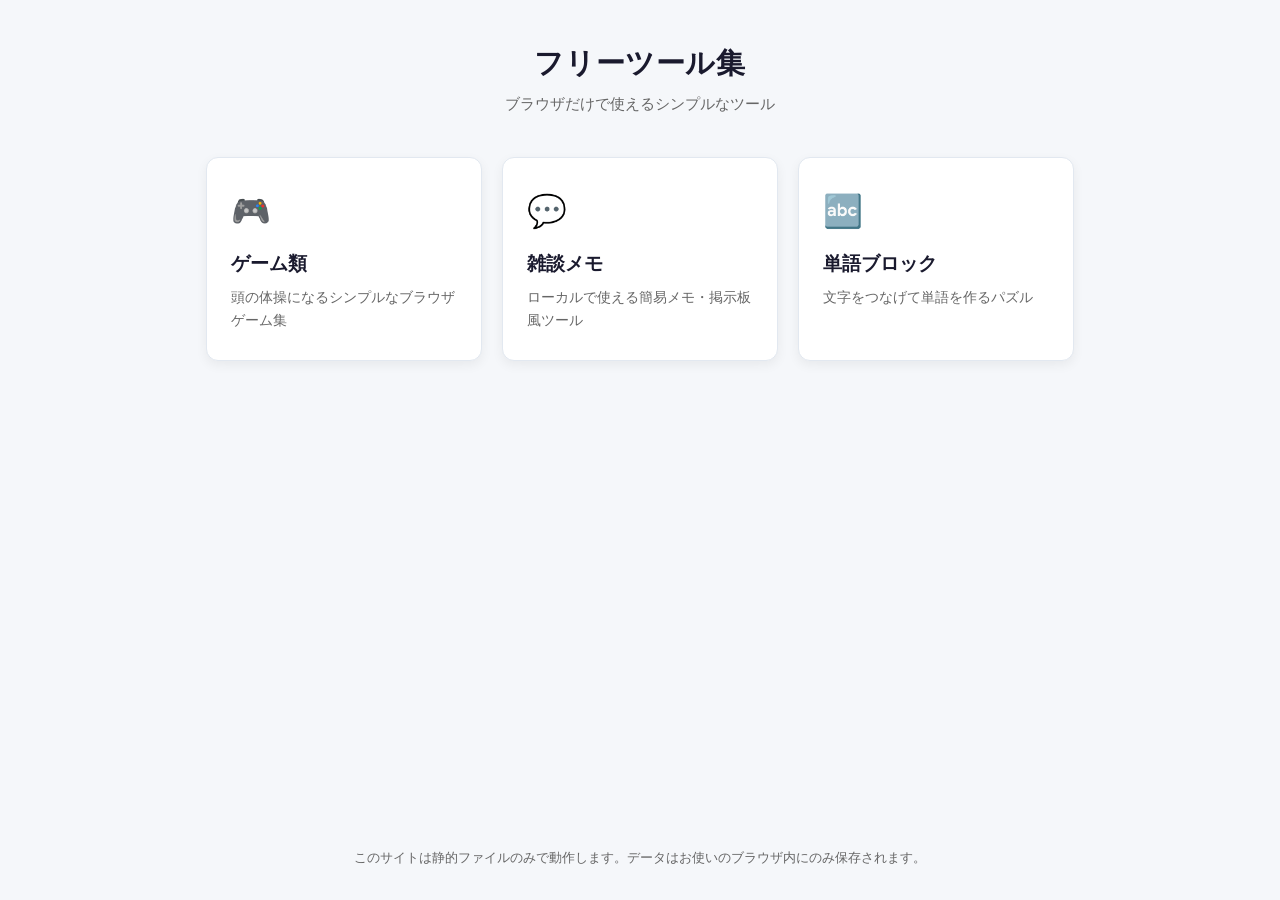
<file: index.html>
<!DOCTYPE html>
<html lang="ja">
<head>
  <meta charset="UTF-8">
  <meta name="viewport" content="width=device-width, initial-scale=1.0">
  <title>フリーツール集</title>
  <meta name="description" content="シンプルな学習・思考補助ツール">
  <link rel="stylesheet" href="css/style.css">
</head>
<body>
  <header>
    <h1>フリーツール集</h1>
    <p class="subtitle">ブラウザだけで使えるシンプルなツール</p>
  </header>

  <main>
    <section class="card-grid">
      <a href="games.html" class="card">
        <div class="card-icon">🎮</div>
        <h2>ゲーム類</h2>
        <p>頭の体操になるシンプルなブラウザゲーム集</p>
      </a>

      <a href="chat.html" class="card">
        <div class="card-icon">💬</div>
        <h2>雑談メモ</h2>
        <p>ローカルで使える簡易メモ・掲示板風ツール</p>
      </a>

      <a href="wordblock.html" class="card">
        <div class="card-icon">🔤</div>
        <h2>単語ブロック</h2>
        <p>文字をつなげて単語を作るパズル</p>
      </a>
    </section>
  </main>

  <footer>
    <p>このサイトは静的ファイルのみで動作します。データはお使いのブラウザ内にのみ保存されます。</p>
  </footer>
</body>
</html>
</file>
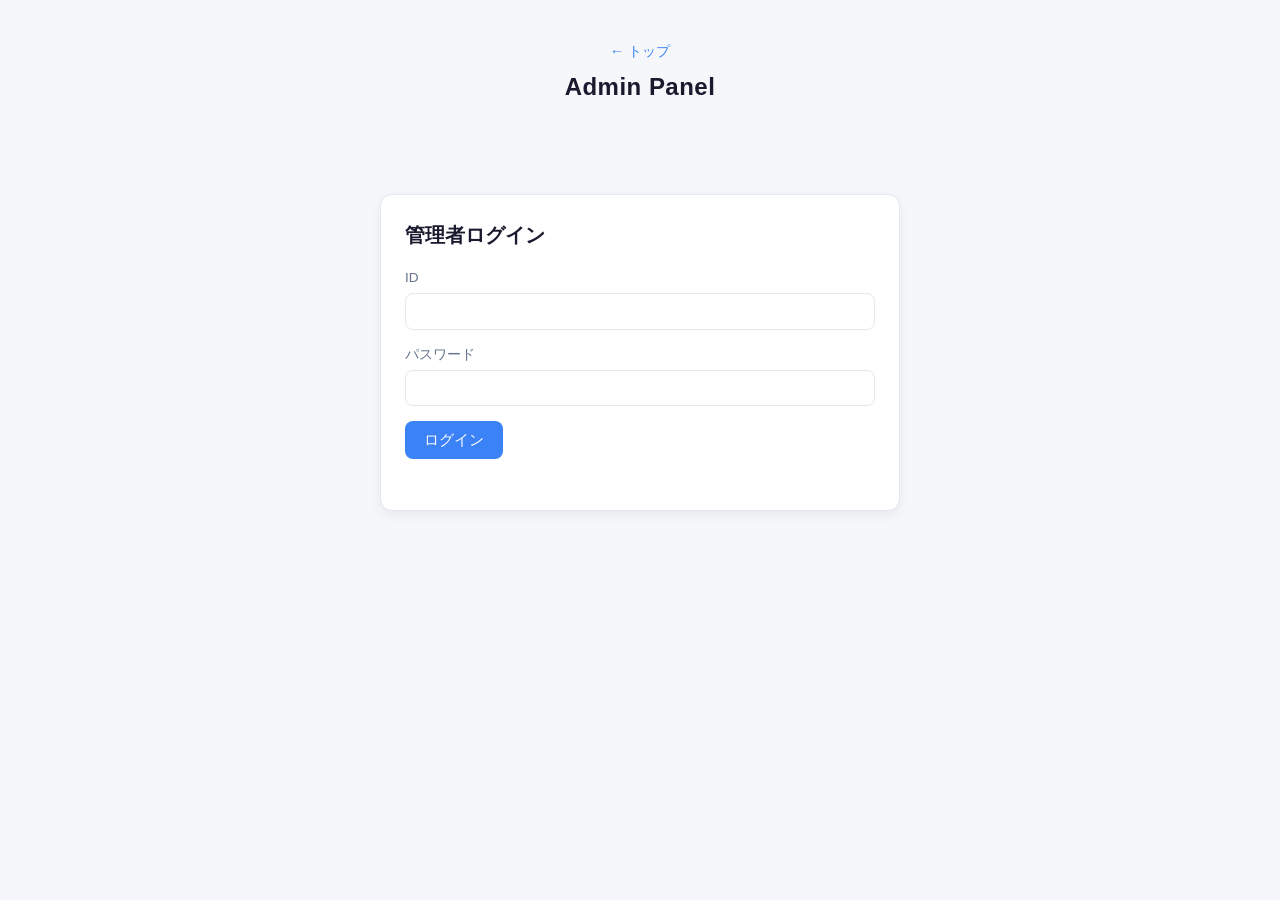
<file: admin.html>
<!DOCTYPE html>
<html lang="ja">
<head>
  <meta charset="UTF-8">
  <meta name="viewport" content="width=device-width, initial-scale=1.0">
  <title>Admin Panel - フリーツール集</title>
  <link rel="stylesheet" href="css/style.css">
  <style>
    .login-box, .panel { max-width: 520px; margin: 1.5rem auto; background: #fff; border: 1px solid var(--border); border-radius: 12px; padding: 1.5rem; box-shadow: var(--shadow); }
    .login-box h2, .panel h2 { margin-bottom: 1rem; font-size: 1.25rem; }
    .form-row { margin-bottom: 0.9rem; }
    .form-row label { display: block; font-size: 0.85rem; color: #64748b; margin-bottom: 0.25rem; }
    .form-row input { width: 100%; border: 1px solid var(--border); border-radius: 8px; padding: 0.55rem 0.75rem; font-size: 0.95rem; }
    .err { color: #dc2626; font-size: 0.85rem; margin-top: 0.5rem; min-height: 1.2rem; }
    .section { margin-top: 1.5rem; padding-top: 1.2rem; border-top: 1px solid var(--border); }
    .section h3 { font-size: 1rem; margin-bottom: 0.6rem; }
    .word-list { display: flex; flex-wrap: wrap; gap: 0.4rem; margin: 0.5rem 0; }
    .word-tag { background: #fee2e2; color: #991b1b; padding: 0.25rem 0.55rem; border-radius: 6px; font-size: 0.85rem; display: flex; align-items: center; gap: 0.35rem; }
    .word-tag button { background: none; border: none; color: #991b1b; cursor: pointer; font-size: 0.9rem; padding: 0; line-height: 1; }
    .add-row { display: flex; gap: 0.5rem; margin-top: 0.5rem; }
    .add-row input { flex: 1; border: 1px solid var(--border); border-radius: 8px; padding: 0.45rem 0.65rem; }
    .timeout-list { font-size: 0.9rem; }
    .timeout-list div { display: flex; justify-content: space-between; align-items: center; padding: 0.4rem 0; border-bottom: 1px solid #f1f5f9; }
    .actions { display: flex; flex-wrap: wrap; gap: 0.5rem; margin-top: 0.8rem; }
    .btn-danger { background: #dc2626; }
    .btn-danger:hover { opacity: 0.9; }
    .hidden { display: none !important; }
    .status-ok { color: #16a34a; font-size: 0.85rem; }
  </style>
</head>
<body>
  <header>
    <div class="page-header" style="justify-content:center; flex-direction:column; gap:0.3rem;">
      <a href="index.html" class="back-link">← トップ</a>
      <h1>Admin Panel</h1>
    </div>
  </header>

  <main>
    <!-- Login -->
    <div class="login-box" id="loginBox">
      <h2>管理者ログイン</h2>
      <div class="form-row">
        <label>ID</label>
        <input type="text" id="loginId" autocomplete="username">
      </div>
      <div class="form-row">
        <label>パスワード</label>
        <input type="password" id="loginPass" autocomplete="current-password">
      </div>
      <button class="btn" id="loginBtn">ログイン</button>
      <div class="err" id="loginErr"></div>
    </div>

    <!-- Panel -->
    <div class="panel hidden" id="panel">
      <h2>管理パネル <span class="status-ok" id="adminStatus">ログイン中</span></h2>
      <p style="font-size:0.85rem;color:#64748b;">チャットではニックネームが「[製作者]」になります。</p>
      <div class="actions">
        <a href="chat.html" class="btn">チャットへ</a>
        <button class="btn btn-secondary" id="logoutBtn">ログアウト</button>
      </div>

      <div class="section">
        <h3>禁止ワード</h3>
        <p style="font-size:0.8rem;color:#666;">ニックネーム・メッセージに含まれるとブロック。メッセージの場合は削除＋10分タイムアウト。</p>
        <div class="word-list" id="wordList"></div>
        <div class="add-row">
          <input type="text" id="newWord" placeholder="追加する単語" maxlength="30">
          <button class="btn" id="addWordBtn">追加</button>
        </div>
        <div class="actions">
          <button class="btn btn-secondary" id="resetWordsBtn">デフォルトに戻す</button>
        </div>
      </div>

      <div class="section">
        <h3>タイムアウト中のユーザー</h3>
        <div class="timeout-list" id="timeoutList">なし</div>
        <div class="add-row" style="margin-top:0.8rem;">
          <input type="text" id="timeoutUid" placeholder="ユーザーID（チャットの内部ID）" style="flex:1.2;">
          <input type="number" id="timeoutMin" value="10" min="1" max="1440" style="width:70px;" title="分">
          <button class="btn" id="timeoutBtn">タイムアウト</button>
        </div>
        <p style="font-size:0.75rem;color:#94a3b8;margin-top:0.3rem;">※ 同じブラウザのタブ間で共有。ユーザーIDは開発者ツール等で確認するか、荒らし検知時に使用。</p>
      </div>

      <div class="section">
        <h3>チャット操作</h3>
        <div class="actions">
          <button class="btn btn-danger" id="clearChatBtn">チャット履歴を全削除</button>
        </div>
      </div>

      <div class="section">
        <h3>その他</h3>
        <div class="actions">
          <button class="btn btn-secondary" id="exportBtn">設定をエクスポート</button>
          <button class="btn btn-secondary" id="importBtn">設定をインポート</button>
        </div>
        <textarea id="importArea" placeholder="エクスポートしたJSONを貼り付け" style="width:100%;height:80px;margin-top:0.5rem;border:1px solid var(--border);border-radius:8px;padding:0.5rem;font-size:0.85rem;display:none;"></textarea>
      </div>
    </div>
  </main>

  <script>
    const ADMIN_ID = 'kd';
    const ADMIN_PASS = 'yamoyamo0224';
    const ADMIN_KEY = 'freetools_admin_session';
    const BLOCK_KEY = 'freetools_blocked_words';
    const TIMEOUT_KEY = 'freetools_timeouts';
    const CHANNEL = 'freetools_chat_v2';
    const DEFAULT_BLOCKED = ['死ね','しね','sine','kill yourself','kys','バカ','馬鹿','アホ','あほ','クソ','くそ','カス','かす','消えろ','くたばれ','殺す','ころす'];

    const bc = ('BroadcastChannel' in window) ? new BroadcastChannel(CHANNEL) : null;

    function getMyUid() {
      return sessionStorage.getItem('chat_uid') || (Date.now().toString(36) + Math.random().toString(36).slice(2, 6));
    }

    function isLoggedIn() {
      try {
        const s = JSON.parse(sessionStorage.getItem(ADMIN_KEY) || 'null');
        return s && s.ok === true;
      } catch { return false; }
    }

    function showPanel() {
      document.getElementById('loginBox').classList.add('hidden');
      document.getElementById('panel').classList.remove('hidden');
      renderWords();
      renderTimeouts();
    }

    function showLogin() {
      document.getElementById('loginBox').classList.remove('hidden');
      document.getElementById('panel').classList.add('hidden');
    }

    if (isLoggedIn()) showPanel();
    else showLogin();

    document.getElementById('loginBtn').onclick = () => {
      const id = document.getElementById('loginId').value.trim();
      const pass = document.getElementById('loginPass').value;
      const err = document.getElementById('loginErr');
      if (id === ADMIN_ID && pass === ADMIN_PASS) {
        const uid = getMyUid();
        sessionStorage.setItem('chat_uid', uid);
        sessionStorage.setItem(ADMIN_KEY, JSON.stringify({ ok: true, uid: uid, at: Date.now() }));
        err.textContent = '';
        showPanel();
      } else {
        err.textContent = 'IDまたはパスワードが違います';
      }
    };

    document.getElementById('logoutBtn').onclick = () => {
      sessionStorage.removeItem(ADMIN_KEY);
      showLogin();
    };

    // --- Words ---
    function getWords() {
      try {
        const w = JSON.parse(localStorage.getItem(BLOCK_KEY));
        if (Array.isArray(w)) return w;
      } catch {}
      return [...DEFAULT_BLOCKED];
    }
    function setWords(arr) {
      localStorage.setItem(BLOCK_KEY, JSON.stringify(arr));
      if (bc) bc.postMessage({ type: 'mod_blockwords', words: arr });
      renderWords();
    }
    function renderWords() {
      const list = document.getElementById('wordList');
      list.innerHTML = '';
      getWords().forEach((w, i) => {
        const tag = document.createElement('span');
        tag.className = 'word-tag';
        tag.innerHTML = esc(w) + ' <button data-i="' + i + '" title="削除">×</button>';
        tag.querySelector('button').onclick = () => {
          const arr = getWords();
          arr.splice(i, 1);
          setWords(arr);
        };
        list.appendChild(tag);
      });
    }
    function esc(s) {
      return String(s).replace(/&/g, '&amp;').replace(/</g, '&lt;').replace(/>/g, '&gt;');
    }

    document.getElementById('addWordBtn').onclick = () => {
      const v = document.getElementById('newWord').value.trim();
      if (!v) return;
      const arr = getWords();
      if (arr.includes(v)) { alert('すでに登録されています'); return; }
      arr.push(v);
      setWords(arr);
      document.getElementById('newWord').value = '';
    };
    document.getElementById('resetWordsBtn').onclick = () => {
      if (confirm('禁止ワードをデフォルトに戻しますか？')) setWords([...DEFAULT_BLOCKED]);
    };

    // --- Timeouts ---
    function getTimeouts() {
      try { return JSON.parse(localStorage.getItem(TIMEOUT_KEY) || '{}'); } catch { return {}; }
    }
    function renderTimeouts() {
      const t = getTimeouts();
      const el = document.getElementById('timeoutList');
      const now = Date.now();
      const active = Object.entries(t).filter(([, until]) => until > now);
      if (!active.length) { el.textContent = 'なし'; return; }
      el.innerHTML = '';
      active.forEach(([uid, until]) => {
        const left = Math.ceil((until - now) / 60000);
        const row = document.createElement('div');
        row.innerHTML = '<span>' + esc(uid) + ' （残り約' + left + '分）</span>';
        const btn = document.createElement('button');
        btn.className = 'btn btn-secondary';
        btn.style.padding = '0.25rem 0.5rem';
        btn.style.fontSize = '0.8rem';
        btn.textContent = '解除';
        btn.onclick = () => {
          const obj = getTimeouts();
          delete obj[uid];
          localStorage.setItem(TIMEOUT_KEY, JSON.stringify(obj));
          if (bc) bc.postMessage({ type: 'timeout', id: uid, minutes: 0, until: 0 });
          renderTimeouts();
        };
        row.appendChild(btn);
        el.appendChild(row);
      });
    }

    document.getElementById('timeoutBtn').onclick = () => {
      const uid = document.getElementById('timeoutUid').value.trim();
      const min = parseInt(document.getElementById('timeoutMin').value, 10) || 10;
      if (!uid) { alert('ユーザーIDを入力してください'); return; }
      const obj = getTimeouts();
      obj[uid] = Date.now() + min * 60 * 1000;
      localStorage.setItem(TIMEOUT_KEY, JSON.stringify(obj));
      if (bc) bc.postMessage({ type: 'timeout', id: uid, minutes: min, until: obj[uid] });
      renderTimeouts();
      alert(uid + ' を ' + min + ' 分タイムアウトしました');
    };

    setInterval(renderTimeouts, 15000);

    // --- Clear chat ---
    document.getElementById('clearChatBtn').onclick = () => {
      if (!confirm('このブラウザ内のチャット履歴を全削除しますか？')) return;
      sessionStorage.removeItem('chat_history_v2');
      if (bc) bc.postMessage({ type: 'mod_clear' });
      alert('クリアしました。チャットページを開いているタブにも反映されます。');
    };

    // --- Export / Import ---
    document.getElementById('exportBtn').onclick = () => {
      const data = {
        blockedWords: getWords(),
        timeouts: getTimeouts()
      };
      const ta = document.getElementById('importArea');
      ta.style.display = 'block';
      ta.value = JSON.stringify(data, null, 2);
      ta.select();
    };
    document.getElementById('importBtn').onclick = () => {
      const ta = document.getElementById('importArea');
      ta.style.display = 'block';
      if (!ta.value.trim()) { alert('JSONを貼り付けてから再度押してください'); return; }
      try {
        const data = JSON.parse(ta.value);
        if (Array.isArray(data.blockedWords)) setWords(data.blockedWords);
        if (data.timeouts && typeof data.timeouts === 'object') {
          localStorage.setItem(TIMEOUT_KEY, JSON.stringify(data.timeouts));
          renderTimeouts();
        }
        alert('インポートしました');
      } catch {
        alert('JSONの形式が正しくありません');
      }
    };
  </script>
</body>
</html>
</file>
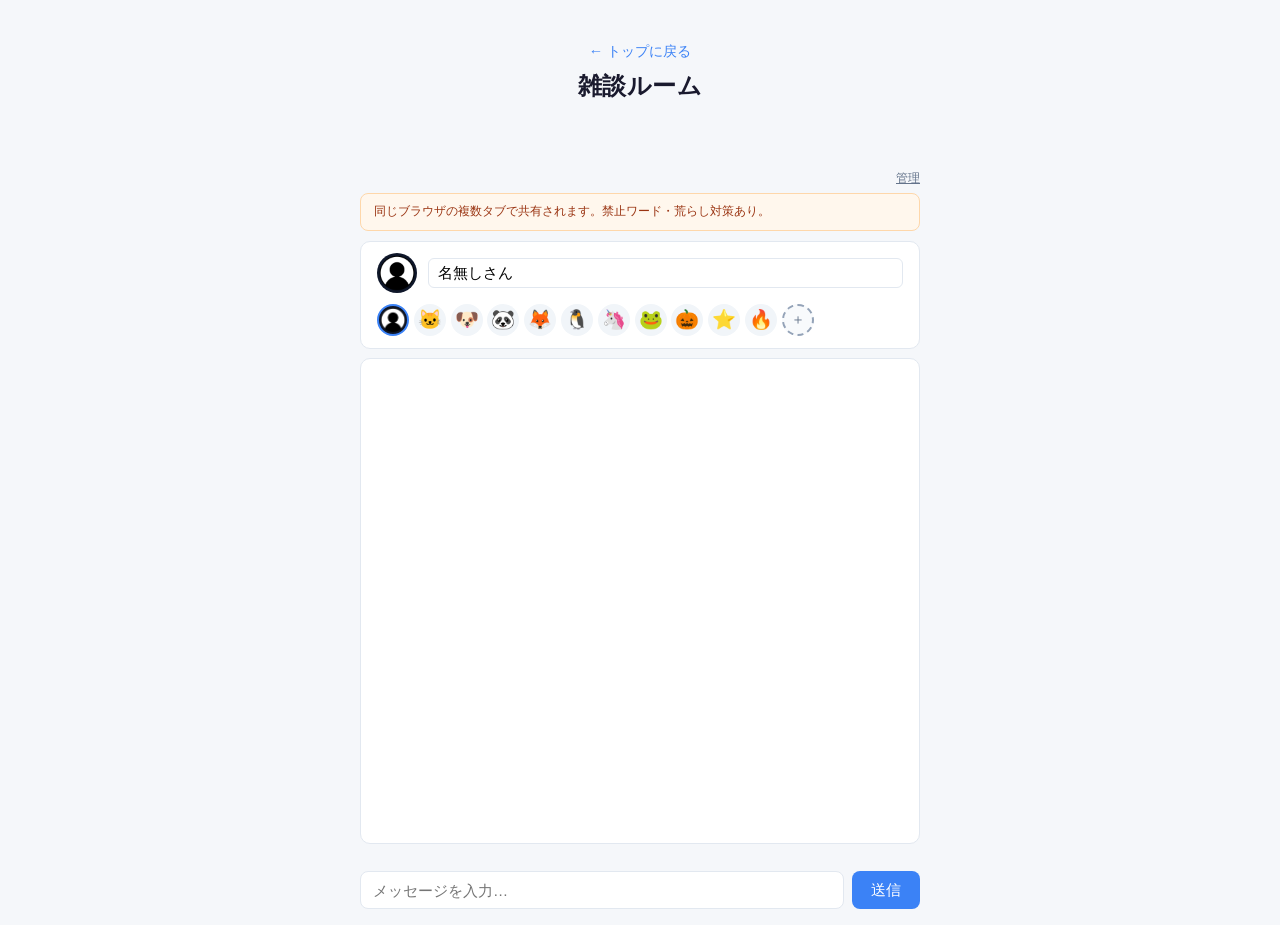
<file: chat.html>
<!DOCTYPE html>
<html lang="ja">
<head>
  <meta charset="UTF-8">
  <meta name="viewport" content="width=device-width, initial-scale=1.0">
  <title>雑談ルーム - フリーツール集</title>
  <link rel="stylesheet" href="css/style.css">
  <style>
    .chat-wrap { max-width: 560px; margin: 0 auto; display: flex; flex-direction: column; height: calc(100vh - 160px); min-height: 420px; }
    .profile-bar { background: #fff; border: 1px solid var(--border); border-radius: 10px; padding: 0.7rem 1rem; margin-bottom: 0.6rem; display: flex; align-items: center; gap: 0.7rem; flex-wrap: wrap; }
    .profile-bar .icon, .msg .avatar {
      width: 40px; height: 40px; display: flex; align-items: center; justify-content: center;
      background: #0f172a; border-radius: 50%; overflow: hidden; flex-shrink: 0;
    }
    .profile-bar .icon img, .msg .avatar img { width: 100%; height: 100%; object-fit: cover; display: block; }
    .profile-bar .icon .emoji, .msg .avatar .emoji { font-size: 1.5rem; line-height: 1; }
    .msg .avatar { width: 34px; height: 34px; }
    .msg .avatar .emoji { font-size: 1.25rem; }
    .profile-bar input { flex: 1; min-width: 90px; border: 1px solid var(--border); border-radius: 6px; padding: 0.35rem 0.55rem; font-size: 0.95rem; }
    .icon-pick { display: flex; gap: 0.3rem; flex-wrap: wrap; align-items: center; }
    .icon-pick span, .icon-pick .pick-img {
      width: 32px; height: 32px; cursor: pointer; border-radius: 50%;
      display: flex; align-items: center; justify-content: center;
      border: 2px solid transparent; overflow: hidden; background: #0f172a;
    }
    .icon-pick span { font-size: 1.2rem; background: #f1f5f9; }
    .icon-pick .pick-img img { width: 100%; height: 100%; object-fit: cover; }
    .icon-pick span:hover, .icon-pick .pick-img:hover,
    .icon-pick span.active, .icon-pick .pick-img.active { border-color: #3b82f6; }
    .icon-upload-btn {
      width: 32px; height: 32px; border-radius: 50%; border: 2px dashed #94a3b8;
      background: #f8fafc; cursor: pointer; display: flex; align-items: center; justify-content: center;
      font-size: 0.85rem; color: #64748b; flex-shrink: 0;
    }
    .icon-upload-btn:hover { border-color: #3b82f6; color: #3b82f6; }
    #iconFile { display: none; }
    .messages { flex: 1; overflow-y: auto; background: #fff; border: 1px solid var(--border); border-radius: 10px; padding: 0.7rem; display: flex; flex-direction: column; gap: 0.5rem; }
    .msg { display: flex; gap: 0.45rem; align-items: flex-start; animation: fadeIn 0.2s; position: relative; }
    .msg .body { background: #f1f5f9; border-radius: 10px; padding: 0.4rem 0.7rem; max-width: 78%; }
    .msg .name { font-size: 0.72rem; color: #64748b; margin-bottom: 0.1rem; }
    .msg .name .badge { background: #fef3c7; color: #92400e; font-size: 0.65rem; padding: 0 0.3rem; border-radius: 4px; margin-left: 0.25rem; }
    .msg .text { font-size: 0.93rem; word-break: break-word; }
    .msg .time { font-size: 0.65rem; color: #94a3b8; margin-top: 0.15rem; }
    .msg.mine { flex-direction: row-reverse; }
    .msg.mine .body { background: #dbeafe; }
    .msg.system { justify-content: center; }
    .msg.system .body { background: transparent; color: #94a3b8; font-size: 0.78rem; }
    .msg.deleted .text { color: #94a3b8; font-style: italic; }
    .typing { font-size: 0.78rem; color: #94a3b8; min-height: 1.15rem; padding: 0.15rem 0.4rem; }
    .input-bar { display: flex; gap: 0.45rem; margin-top: 0.5rem; }
    .input-bar input { flex: 1; border: 1px solid var(--border); border-radius: 8px; padding: 0.55rem 0.75rem; font-size: 0.95rem; }
    .input-bar button { flex-shrink: 0; }
    .notice { background: #fff7ed; border: 1px solid #fed7aa; border-radius: 8px; padding: 0.5rem 0.8rem; font-size: 0.78rem; color: #9a3412; margin-bottom: 0.6rem; }
    .timeout-banner { background: #fef2f2; border: 1px solid #fecaca; color: #991b1b; border-radius: 8px; padding: 0.5rem 0.8rem; font-size: 0.85rem; margin-bottom: 0.5rem; display: none; }
    .admin-link { font-size: 0.75rem; color: #64748b; text-align: right; margin-bottom: 0.3rem; }
    .admin-link a { color: #64748b; }
    @keyframes fadeIn { from { opacity: 0; transform: translateY(3px); } to { opacity: 1; transform: none; } }
  </style>
</head>
<body>
  <header>
    <div class="page-header" style="justify-content:center; flex-direction:column; gap:0.25rem;">
      <a href="index.html" class="back-link">← トップに戻る</a>
      <h1>雑談ルーム</h1>
    </div>
  </header>

  <main>
    <div class="chat-wrap">
      <div class="admin-link"><a href="admin.html">管理</a></div>
      <div class="notice">
        同じブラウザの複数タブで共有されます。禁止ワード・荒らし対策あり。
      </div>
      <div class="timeout-banner" id="timeoutBanner"></div>

      <div class="profile-bar" id="profileBar">
        <div class="icon" id="myIcon"></div>
        <input type="text" id="nickname" placeholder="ニックネーム" maxlength="16" value="名無しさん">
        <div class="icon-pick" id="iconPick">
          <div class="pick-img" data-icon="img:default" title="デフォルト"><img src="img/default-avatar.png" alt=""></div>
          <span data-icon="🐱">🐱</span>
          <span data-icon="🐶">🐶</span>
          <span data-icon="🐼">🐼</span>
          <span data-icon="🦊">🦊</span>
          <span data-icon="🐧">🐧</span>
          <span data-icon="🦄">🦄</span>
          <span data-icon="🐸">🐸</span>
          <span data-icon="🎃">🎃</span>
          <span data-icon="⭐">⭐</span>
          <span data-icon="🔥">🔥</span>
          <label class="icon-upload-btn" title="画像をアップロード" for="iconFile">＋</label>
          <input type="file" id="iconFile" accept="image/*">
        </div>
      </div>

      <div class="messages" id="messages"></div>
      <div class="typing" id="typing"></div>

      <div class="input-bar">
        <input type="text" id="input" placeholder="メッセージを入力…" maxlength="200" autocomplete="off">
        <button class="btn" id="send">送信</button>
      </div>
    </div>
  </main>

  <script>
    const CHANNEL = 'freetools_chat_v2';
    const PROFILE_KEY = 'freetools_chat_profile';
    const ADMIN_KEY = 'freetools_admin_session';
    const BLOCK_KEY = 'freetools_blocked_words';
    const TIMEOUT_KEY = 'freetools_timeouts';
    const DEFAULT_ICON = 'img:default';
    const DEFAULT_AVATAR_SRC = 'img/default-avatar.png';
    const DEFAULT_BLOCKED = ['死ね','しね','sine','kill yourself','kys','バカ','馬鹿','アホ','あほ','クソ','くそ','カス','かす','消えろ','くたばれ','殺す','ころす'];

    let myId = sessionStorage.getItem('chat_uid') || (Date.now().toString(36) + Math.random().toString(36).slice(2, 6));
    sessionStorage.setItem('chat_uid', myId);

    function isAdmin() {
      try {
        const s = JSON.parse(sessionStorage.getItem(ADMIN_KEY) || 'null');
        return s && s.ok === true && s.uid === myId;
      } catch { return false; }
    }

    function getBlockedWords() {
      try {
        const w = JSON.parse(localStorage.getItem(BLOCK_KEY));
        if (Array.isArray(w) && w.length) return w.map(x => x.toLowerCase());
      } catch {}
      localStorage.setItem(BLOCK_KEY, JSON.stringify(DEFAULT_BLOCKED));
      return DEFAULT_BLOCKED.map(x => x.toLowerCase());
    }

    function containsBlocked(text) {
      const lower = (text || '').toLowerCase();
      return getBlockedWords().some(w => w && lower.includes(w));
    }

    function getTimeouts() {
      try { return JSON.parse(localStorage.getItem(TIMEOUT_KEY) || '{}'); } catch { return {}; }
    }
    function setTimeouts(obj) {
      localStorage.setItem(TIMEOUT_KEY, JSON.stringify(obj));
    }
    function getMyTimeoutUntil() {
      const t = getTimeouts()[myId];
      return t && t > Date.now() ? t : 0;
    }
    function isTimedOut() {
      return getMyTimeoutUntil() > Date.now();
    }
    function applyTimeout(uid, minutes) {
      const t = getTimeouts();
      t[uid] = Date.now() + minutes * 60 * 1000;
      setTimeouts(t);
    }

    // icon helpers: "img:default" or emoji string
    function isImgIcon(icon) {
      return typeof icon === 'string' && icon.indexOf('img:') === 0;
    }
    function isDataIcon(icon) {
      return typeof icon === 'string' && icon.indexOf('data:image/') === 0;
    }
    function renderIconHtml(icon) {
      if (isDataIcon(icon)) {
        return '<img src="' + icon + '" alt="">';
      }
      if (isImgIcon(icon) || !icon) {
        return '<img src="' + DEFAULT_AVATAR_SRC + '" alt="">';
      }
      return '<span class="emoji">' + icon + '</span>';
    }
    function setIconEl(el, icon) {
      el.innerHTML = renderIconHtml(icon);
    }

    let profile = JSON.parse(localStorage.getItem(PROFILE_KEY) || '{}');
    if (!profile.nick) profile.nick = '名無しさん';
    // migrate old default cat to image default
    if (!profile.icon || profile.icon === '🐱') profile.icon = DEFAULT_ICON;

    const nickEl = document.getElementById('nickname');
    const iconEl = document.getElementById('myIcon');
    const msgsEl = document.getElementById('messages');
    const inputEl = document.getElementById('input');
    const typingEl = document.getElementById('typing');
    const timeoutBanner = document.getElementById('timeoutBanner');
    const bc = ('BroadcastChannel' in window) ? new BroadcastChannel(CHANNEL) : null;

    function refreshAdminUI() {
      if (isAdmin()) {
        profile.nick = '[製作者]';
        nickEl.value = '[製作者]';
        nickEl.disabled = true;
        setIconEl(iconEl, profile.icon);
        document.getElementById('iconPick').style.display = 'none';
      } else {
        nickEl.disabled = false;
        nickEl.value = profile.nick === '[製作者]' ? '名無しさん' : profile.nick;
        if (profile.nick === '[製作者]') profile.nick = '名無しさん';
        setIconEl(iconEl, profile.icon);
        document.getElementById('iconPick').style.display = '';
      }
    }
    refreshAdminUI();

    function markActivePick() {
      document.querySelectorAll('#iconPick [data-icon]').forEach(function(s) {
        s.classList.toggle('active', s.getAttribute('data-icon') === profile.icon);
      });
    }
    markActivePick();

    document.querySelectorAll('#iconPick [data-icon]').forEach(function(s) {
      s.onclick = function() {
        if (isAdmin()) return;
        profile.icon = s.getAttribute('data-icon');
        setIconEl(iconEl, profile.icon);
        markActivePick();
        localStorage.setItem(PROFILE_KEY, JSON.stringify(profile));
      };
    });

    // 画像アップロード（リサイズして data URL で保存）
    document.getElementById('iconFile').onchange = function(e) {
      if (isAdmin()) return;
      var file = e.target.files && e.target.files[0];
      e.target.value = '';
      if (!file) return;
      if (!file.type || file.type.indexOf('image/') !== 0) {
        alert('画像ファイルを選んでください');
        return;
      }
      if (file.size > 3 * 1024 * 1024) {
        alert('ファイルが大きすぎます（3MB以下にしてください）');
        return;
      }
      var reader = new FileReader();
      reader.onload = function() {
        var img = new Image();
        img.onload = function() {
          var size = 128;
          var canvas = document.createElement('canvas');
          canvas.width = size;
          canvas.height = size;
          var ctx = canvas.getContext('2d');
          // cover crop
          var s = Math.min(img.width, img.height);
          var sx = (img.width - s) / 2;
          var sy = (img.height - s) / 2;
          ctx.drawImage(img, sx, sy, s, s, 0, 0, size, size);
          var dataUrl = canvas.toDataURL('image/jpeg', 0.85);
          // localStorage 容量対策（おおよそ 100KB 超は拒否）
          if (dataUrl.length > 140000) {
            alert('画像をさらに小さくしてください');
            return;
          }
          profile.icon = dataUrl;
          setIconEl(iconEl, profile.icon);
          markActivePick();
          localStorage.setItem(PROFILE_KEY, JSON.stringify(profile));
        };
        img.onerror = function() { alert('画像の読み込みに失敗しました'); };
        img.src = reader.result;
      };
      reader.onerror = function() { alert('ファイルの読み込みに失敗しました'); };
      reader.readAsDataURL(file);
    };

    nickEl.onchange = nickEl.onblur = function() {
      if (isAdmin()) return;
      var n = nickEl.value.trim() || '名無しさん';
      if (containsBlocked(n) || n.indexOf('[製作者]') !== -1) {
        alert('そのニックネームは使用できません');
        nickEl.value = profile.nick;
        return;
      }
      profile.nick = n;
      nickEl.value = n;
      localStorage.setItem(PROFILE_KEY, JSON.stringify(profile));
    };

    function updateTimeoutBanner() {
      var until = getMyTimeoutUntil();
      if (until > Date.now()) {
        var left = Math.ceil((until - Date.now()) / 60000);
        timeoutBanner.style.display = 'block';
        timeoutBanner.textContent = 'タイムアウト中です。あと約' + left + '分お待ちください。';
        inputEl.disabled = true;
        document.getElementById('send').disabled = true;
      } else {
        timeoutBanner.style.display = 'none';
        inputEl.disabled = false;
        document.getElementById('send').disabled = false;
      }
    }
    updateTimeoutBanner();
    setInterval(updateTimeoutBanner, 10000);

    var history = JSON.parse(sessionStorage.getItem('chat_history_v2') || '[]');

    function appendMsg(m, animate) {
      if (animate === undefined) animate = true;
      var div = document.createElement('div');
      if (m.type === 'system') {
        div.className = 'msg system';
        div.innerHTML = '<div class="body">' + esc(m.text) + '</div>';
      } else {
        var mine = m.id === myId;
        var deleted = !!m.deleted;
        div.className = 'msg' + (mine ? ' mine' : '') + (deleted ? ' deleted' : '');
        var badge = (m.nick === '[製作者]') ? '<span class="badge">製作者</span>' : '';
        var timeStr = m.t ? new Date(m.t).toLocaleTimeString('ja-JP', { hour: '2-digit', minute: '2-digit' }) : '';
        div.innerHTML =
          '<div class="avatar">' + renderIconHtml(m.icon) + '</div>' +
          '<div class="body">' +
            '<div class="name">' + esc(m.nick || '?') + badge + '</div>' +
            '<div class="text">' + (deleted ? '（削除されたメッセージ）' : esc(m.text)) + '</div>' +
            (timeStr ? '<div class="time">' + timeStr + '</div>' : '') +
          '</div>';
      }
      if (!animate) div.style.animation = 'none';
      msgsEl.appendChild(div);
    }

    function esc(s) {
      return String(s).replace(/&/g, '&amp;').replace(/</g, '&lt;').replace(/>/g, '&gt;');
    }
    function scrollBottom() {
      msgsEl.scrollTop = msgsEl.scrollHeight;
    }

    history.forEach(function(m) { appendMsg(m, false); });
    scrollBottom();

    function saveHistory() {
      if (history.length > 150) history = history.slice(-150);
      sessionStorage.setItem('chat_history_v2', JSON.stringify(history));
    }

    function send(text) {
      if (isTimedOut()) {
        alert('タイムアウト中です');
        return;
      }
      text = (text || '').trim();
      if (!text) return;

      if (!isAdmin() && containsBlocked(profile.nick)) {
        alert('ニックネームに禁止ワードが含まれています。変更してください。');
        return;
      }

      if (containsBlocked(text)) {
        applyTimeout(myId, 10);
        updateTimeoutBanner();
        var sys = { type: 'system', text: profile.nick + ' のメッセージが禁止ワードにより削除され、10分のタイムアウトが適用されました', t: Date.now() };
        history.push(sys);
        appendMsg(sys);
        saveHistory();
        if (bc) {
          bc.postMessage(sys);
          bc.postMessage({ type: 'timeout', id: myId, minutes: 10, until: getTimeouts()[myId] });
        }
        alert('禁止ワードが含まれていたためメッセージは送信されず、10分間タイムアウトになりました。');
        return;
      }

      var msg = {
        type: 'chat',
        id: myId,
        nick: isAdmin() ? '[製作者]' : profile.nick,
        icon: profile.icon,
        text: text,
        t: Date.now()
      };
      history.push(msg);
      saveHistory();
      appendMsg(msg);
      scrollBottom();
      if (bc) {
        bc.postMessage(msg);
        bc.postMessage({ type: 'typing', id: myId, nick: msg.nick, typing: false });
      }
    }

    document.getElementById('send').onclick = function() {
      send(inputEl.value);
      inputEl.value = '';
    };
    inputEl.onkeydown = function(e) {
      if (e.key === 'Enter' && !e.shiftKey) {
        e.preventDefault();
        send(inputEl.value);
        inputEl.value = '';
      }
    };

    var typingTimer = null;
    var othersTyping = new Map();
    inputEl.oninput = function() {
      if (isTimedOut()) return;
      if (bc) bc.postMessage({ type: 'typing', id: myId, nick: isAdmin() ? '[製作者]' : profile.nick, typing: true });
      clearTimeout(typingTimer);
      typingTimer = setTimeout(function() {
        if (bc) bc.postMessage({ type: 'typing', id: myId, nick: profile.nick, typing: false });
      }, 1500);
    };
    function updateTyping() {
      var names = Array.from(othersTyping.values());
      if (!names.length) typingEl.textContent = '';
      else if (names.length === 1) typingEl.textContent = names[0] + ' が入力中…';
      else typingEl.textContent = names.join('、') + ' が入力中…';
    }

    if (bc) {
      bc.onmessage = function(e) {
        var m = e.data;
        if (!m) return;
        if (m.id === myId && m.type !== 'mod_delete' && m.type !== 'mod_timeout') return;

        if (m.type === 'chat') {
          history.push(m);
          saveHistory();
          appendMsg(m);
          scrollBottom();
          othersTyping.delete(m.id);
          updateTyping();
        } else if (m.type === 'system') {
          history.push(m);
          saveHistory();
          appendMsg(m);
          scrollBottom();
        } else if (m.type === 'typing') {
          if (m.id === myId) return;
          if (m.typing) othersTyping.set(m.id, m.nick);
          else othersTyping.delete(m.id);
          updateTyping();
        } else if (m.type === 'join') {
          if (m.id === myId) return;
          appendMsg({ type: 'system', text: (m.nick || '誰か') + ' が入室しました' });
          scrollBottom();
        } else if (m.type === 'timeout') {
          var t = getTimeouts();
          t[m.id] = m.until;
          setTimeouts(t);
          if (m.id === myId) updateTimeoutBanner();
        } else if (m.type === 'mod_delete') {
          history.forEach(function(h) {
            if (h.t === m.targetT && h.id === m.targetId) h.deleted = true;
          });
          saveHistory();
          msgsEl.innerHTML = '';
          history.forEach(function(h) { appendMsg(h, false); });
          scrollBottom();
        } else if (m.type === 'mod_clear') {
          history = [];
          saveHistory();
          msgsEl.innerHTML = '';
          appendMsg({ type: 'system', text: '管理者がチャットをクリアしました' });
        } else if (m.type === 'mod_blockwords') {
          localStorage.setItem(BLOCK_KEY, JSON.stringify(m.words || []));
        }
      };
      bc.postMessage({ type: 'join', id: myId, nick: isAdmin() ? '[製作者]' : profile.nick });
    }

    if (history.length === 0) {
      appendMsg({ type: 'system', text: 'ルームに入りました。禁止ワードに注意して雑談を楽しんでください。' });
    }

    window.addEventListener('storage', function(e) {
      if (e.key === TIMEOUT_KEY) updateTimeoutBanner();
      if (e.key === ADMIN_KEY) refreshAdminUI();
    });
  </script>
</body>
</html>
</file>
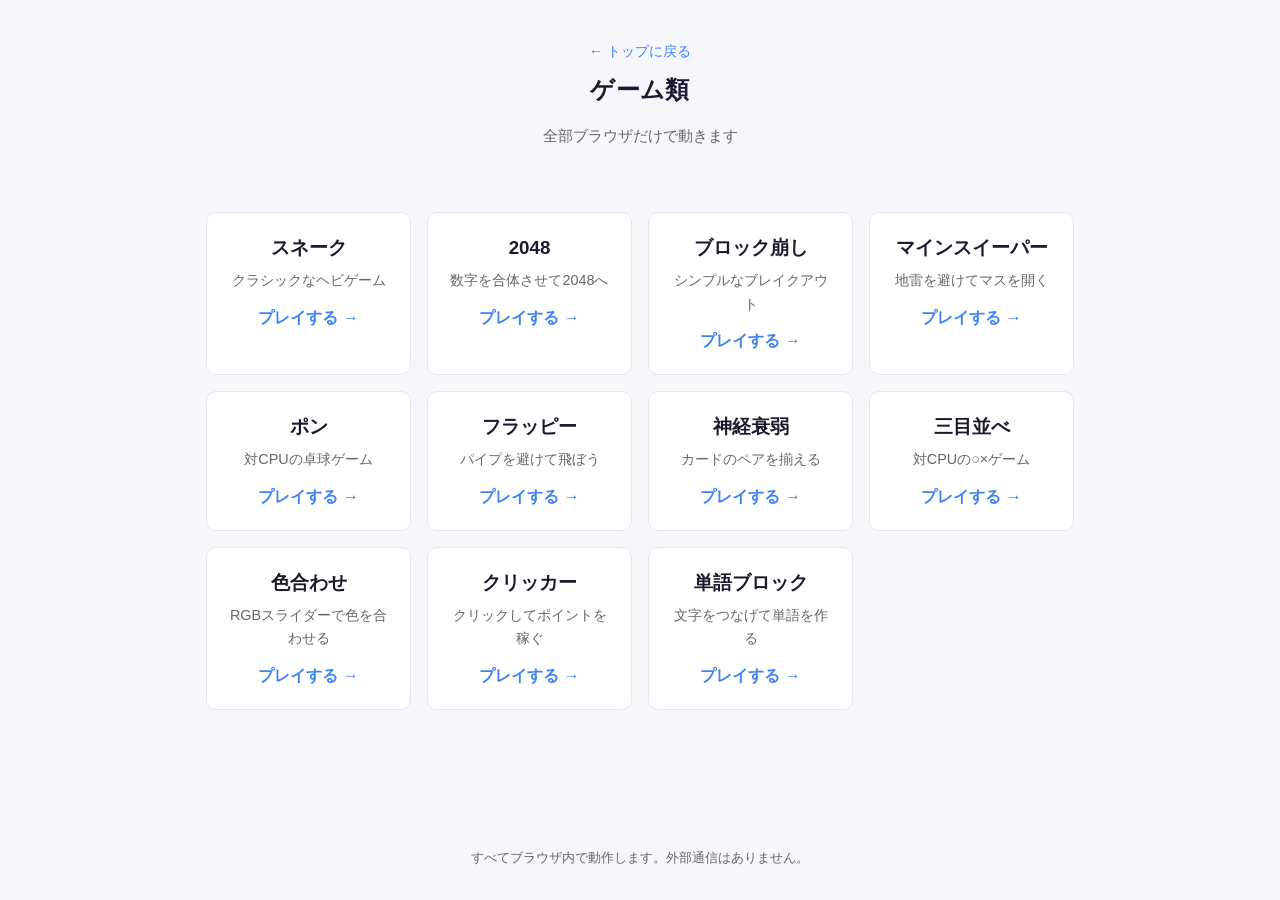
<file: games.html>
<!DOCTYPE html>
<html lang="ja">
<head>
  <meta charset="UTF-8">
  <meta name="viewport" content="width=device-width, initial-scale=1.0">
  <title>ゲーム類 - フリーツール集</title>
  <link rel="stylesheet" href="css/style.css">
</head>
<body>
  <header>
    <div class="page-header" style="justify-content:center; flex-direction:column; gap:0.5rem;">
      <a href="index.html" class="back-link">← トップに戻る</a>
      <h1>ゲーム類</h1>
      <p class="subtitle">全部ブラウザだけで動きます</p>
    </div>
  </header>

  <main>
    <div class="game-list">
      <div class="game-item">
        <h3>スネーク</h3>
        <p style="color:#666;font-size:0.9rem;margin:0.4rem 0 0.8rem;">クラシックなヘビゲーム</p>
        <a href="games/snake.html">プレイする →</a>
      </div>
      <div class="game-item">
        <h3>2048</h3>
        <p style="color:#666;font-size:0.9rem;margin:0.4rem 0 0.8rem;">数字を合体させて2048へ</p>
        <a href="games/2048.html">プレイする →</a>
      </div>
      <div class="game-item">
        <h3>ブロック崩し</h3>
        <p style="color:#666;font-size:0.9rem;margin:0.4rem 0 0.8rem;">シンプルなブレイクアウト</p>
        <a href="games/breakout.html">プレイする →</a>
      </div>
      <div class="game-item">
        <h3>マインスイーパー</h3>
        <p style="color:#666;font-size:0.9rem;margin:0.4rem 0 0.8rem;">地雷を避けてマスを開く</p>
        <a href="games/minesweeper.html">プレイする →</a>
      </div>
      <div class="game-item">
        <h3>ポン</h3>
        <p style="color:#666;font-size:0.9rem;margin:0.4rem 0 0.8rem;">対CPUの卓球ゲーム</p>
        <a href="games/pong.html">プレイする →</a>
      </div>
      <div class="game-item">
        <h3>フラッピー</h3>
        <p style="color:#666;font-size:0.9rem;margin:0.4rem 0 0.8rem;">パイプを避けて飛ぼう</p>
        <a href="games/flappy.html">プレイする →</a>
      </div>
      <div class="game-item">
        <h3>神経衰弱</h3>
        <p style="color:#666;font-size:0.9rem;margin:0.4rem 0 0.8rem;">カードのペアを揃える</p>
        <a href="games/memory.html">プレイする →</a>
      </div>
      <div class="game-item">
        <h3>三目並べ</h3>
        <p style="color:#666;font-size:0.9rem;margin:0.4rem 0 0.8rem;">対CPUの○×ゲーム</p>
        <a href="games/tictactoe.html">プレイする →</a>
      </div>
      <div class="game-item">
        <h3>色合わせ</h3>
        <p style="color:#666;font-size:0.9rem;margin:0.4rem 0 0.8rem;">RGBスライダーで色を合わせる</p>
        <a href="games/color.html">プレイする →</a>
      </div>
      <div class="game-item">
        <h3>クリッカー</h3>
        <p style="color:#666;font-size:0.9rem;margin:0.4rem 0 0.8rem;">クリックしてポイントを稼ぐ</p>
        <a href="games/clicker.html">プレイする →</a>
      </div>
      <div class="game-item">
        <h3>単語ブロック</h3>
        <p style="color:#666;font-size:0.9rem;margin:0.4rem 0 0.8rem;">文字をつなげて単語を作る</p>
        <a href="wordblock.html">プレイする →</a>
      </div>
    </div>
  </main>

  <footer>
    <p>すべてブラウザ内で動作します。外部通信はありません。</p>
  </footer>
</body>
</html>
</file>
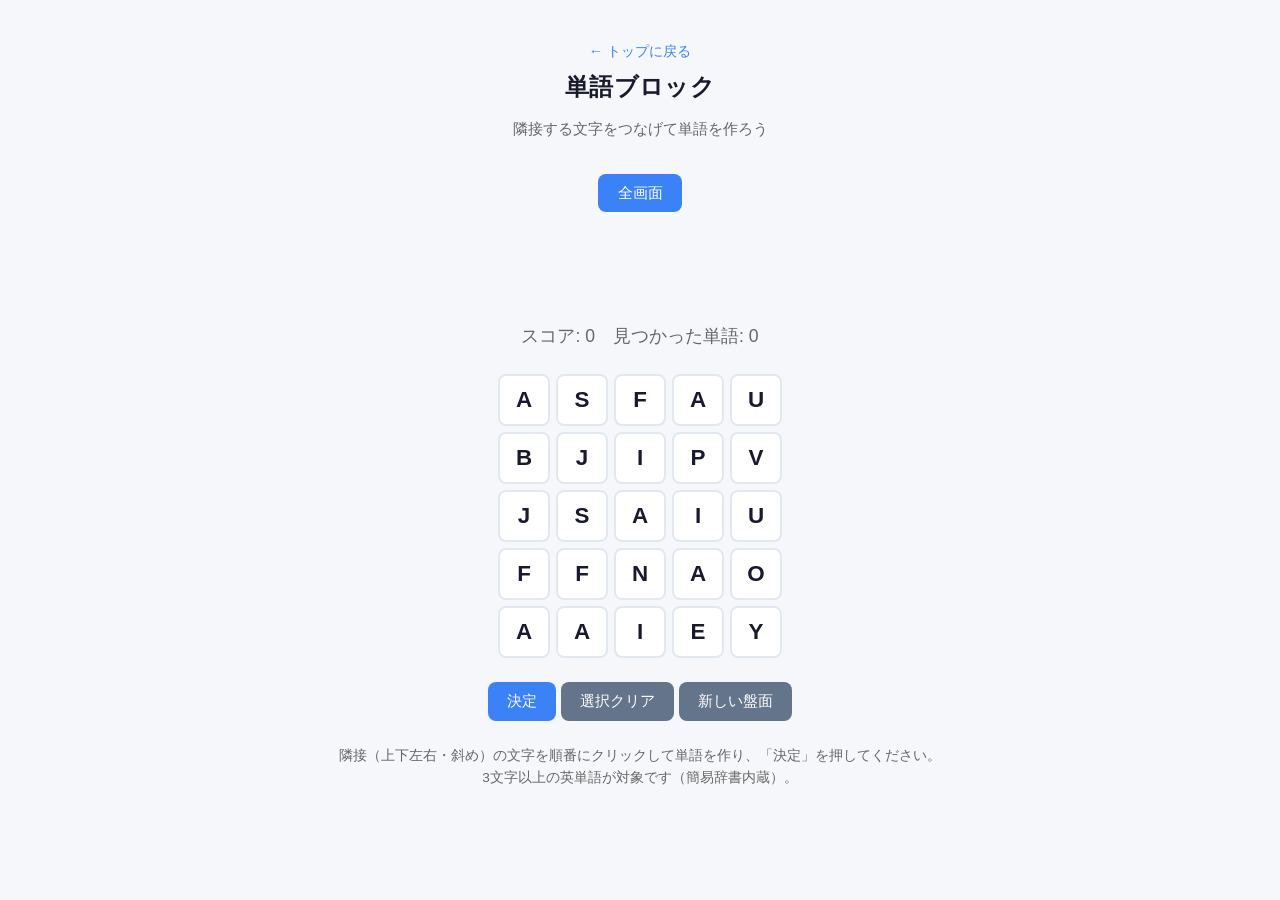
<file: wordblock.html>
<!DOCTYPE html>
<html lang="ja">
<head>
  <meta charset="UTF-8">
  <meta name="viewport" content="width=device-width, initial-scale=1.0">
  <title>単語ブロック - フリーツール集</title>
  <link rel="stylesheet" href="css/style.css">
</head>
<body>
  <header>
    <div class="page-header" style="justify-content:center; flex-direction:column; gap:0.3rem;">
      <a href="index.html" class="back-link">← トップに戻る</a>
      <h1>単語ブロック</h1>
      <p class="subtitle">隣接する文字をつなげて単語を作ろう</p>
    </div>
  </header>

  <main>
    <div class="word-info">
      <div class="current-word" id="current">　</div>
      <div class="score">スコア: <span id="score">0</span>　見つかった単語: <span id="count">0</span></div>
    </div>

    <div id="board"></div>

    <div style="text-align:center; margin-top:1rem;">
      <button class="btn" id="submit">決定</button>
      <button class="btn btn-secondary" id="clearSel">選択クリア</button>
      <button class="btn btn-secondary" id="newBoard">新しい盤面</button>
    </div>

    <div class="found-words" id="found"></div>

    <p style="text-align:center; color:#666; font-size:0.85rem; margin-top:1.5rem;">
      隣接（上下左右・斜め）の文字を順番にクリックして単語を作り、「決定」を押してください。<br>
      3文字以上の英単語が対象です（簡易辞書内蔵）。
    </p>
  </main>

  <script>
    // 簡易英単語辞書（よくある短い単語）
    const DICT = new Set([
      "the","and","for","are","but","not","you","all","can","had","her","was","one","our","out","day","get","has","him","his","how","man","new","now","old","see","two","way","who","boy","did","its","let","put","say","she","too","use",
      "cat","dog","run","big","red","blue","green","yes","no","hot","cold","sun","moon","star","sky","sea","tree","bird","fish","book","pen","car","bus","train","home","school","play","game","time","year","week","month",
      "apple","water","house","mouse","light","night","right","left","high","long","short","small","large","happy","smile","laugh","think","know","make","take","come","go","look","find","give","tell","work","call","try","ask",
      "good","best","better","first","last","next","same","other","only","also","just","more","most","many","much","some","any","every","each","both","few","own","same","such","than","then","them","these","those","what","when","where","which","while","with","would","could","should","about","after","again","before","being","between","during","under","over","into","from","that","this","they","have","been","were","said","will","each","which","their","said","if","up","out","many","then","them","these","so","some","her","would","make","like","him","into","time","has","look","two","more","write","go","see","number","no","way","could","people","my","than","first","water","been","call","who","oil","sit","now","find","long","down","day","did","get","come","made","may","part",
      "love","hate","friend","family","food","drink","sleep","dream","music","dance","sing","read","write","draw","paint","color","black","white","yellow","orange","purple","brown","pink","gray","grey",
      "hello","world","code","html","css","javascript","computer","phone","tablet","screen","keyboard","mouse","click","type","save","open","close","start","stop","play","pause","next","back","home","page","site","link","image","video","audio","file","folder","data","info","user","pass","word","name","email","mail","send","receive","message","chat","talk","speak","listen","hear","see","watch","look","view","show","hide","appear","disappear"
    ]);

    const SIZE = 5;
    const LETTERS = "AAAAAAAAABBCCDDDDEEEEEEEFFGGGHHIIIIIIJKLLLLMMNNNNNOOOOOOPPQRRRRSSSSTTTTTTUUUVVWWXYYZ";
    let board = [];
    let selected = [];
    let score = 0;
    let found = new Set();

    function newBoard() {
      board = [];
      for (let i=0; i<SIZE*SIZE; i++) {
        board.push(LETTERS[Math.floor(Math.random()*LETTERS.length)]);
      }
      selected = [];
      render();
      document.getElementById('current').textContent = '　';
    }

    function render() {
      const el = document.getElementById('board');
      el.style.gridTemplateColumns = `repeat(${SIZE}, 52px)`;
      el.innerHTML = '';
      board.forEach((letter, i) => {
        const cell = document.createElement('div');
        cell.className = 'cell';
        cell.textContent = letter;
        cell.dataset.index = i;
        if (selected.includes(i)) cell.classList.add('selected');
        cell.onclick = () => toggle(i);
        el.appendChild(cell);
      });
    }

    function isAdjacent(a, b) {
      const ar = Math.floor(a/SIZE), ac = a%SIZE;
      const br = Math.floor(b/SIZE), bc = b%SIZE;
      return Math.abs(ar-br) <= 1 && Math.abs(ac-bc) <= 1 && a !== b;
    }

    function toggle(i) {
      const idx = selected.indexOf(i);
      if (idx !== -1) {
        // 最後に選んだものだけ解除可能
        if (idx === selected.length-1) {
          selected.pop();
        }
      } else {
        if (selected.length === 0 || isAdjacent(selected[selected.length-1], i)) {
          selected.push(i);
        }
      }
      updateCurrent();
      render();
    }

    function updateCurrent() {
      const word = selected.map(i => board[i]).join('');
      document.getElementById('current').textContent = word || '　';
    }

    document.getElementById('submit').onclick = () => {
      const word = selected.map(i => board[i]).join('').toLowerCase();
      if (word.length < 3) {
        alert('3文字以上の単語を選んでください');
        return;
      }
      if (found.has(word)) {
        alert('すでに見つけた単語です');
        return;
      }
      if (DICT.has(word)) {
        found.add(word);
        score += word.length * 10;
        document.getElementById('score').textContent = score;
        document.getElementById('count').textContent = found.size;
        const span = document.createElement('span');
        span.textContent = word;
        document.getElementById('found').appendChild(span);
        selected = [];
        updateCurrent();
        render();
      } else {
        alert('辞書にない単語です（簡易辞書のため認識できない場合があります）');
      }
    };

    document.getElementById('clearSel').onclick = () => {
      selected = [];
      updateCurrent();
      render();
    };

    document.getElementById('newBoard').onclick = () => {
      if (found.size > 0 && !confirm('新しい盤面にしますか？（スコアはリセットされます）')) return;
      score = 0;
      found.clear();
      document.getElementById('score').textContent = 0;
      document.getElementById('count').textContent = 0;
      document.getElementById('found').innerHTML = '';
      newBoard();
    };

    newBoard();
  </script>
<script src="js/game-common.js"></script>
</body>
</html>
</file>
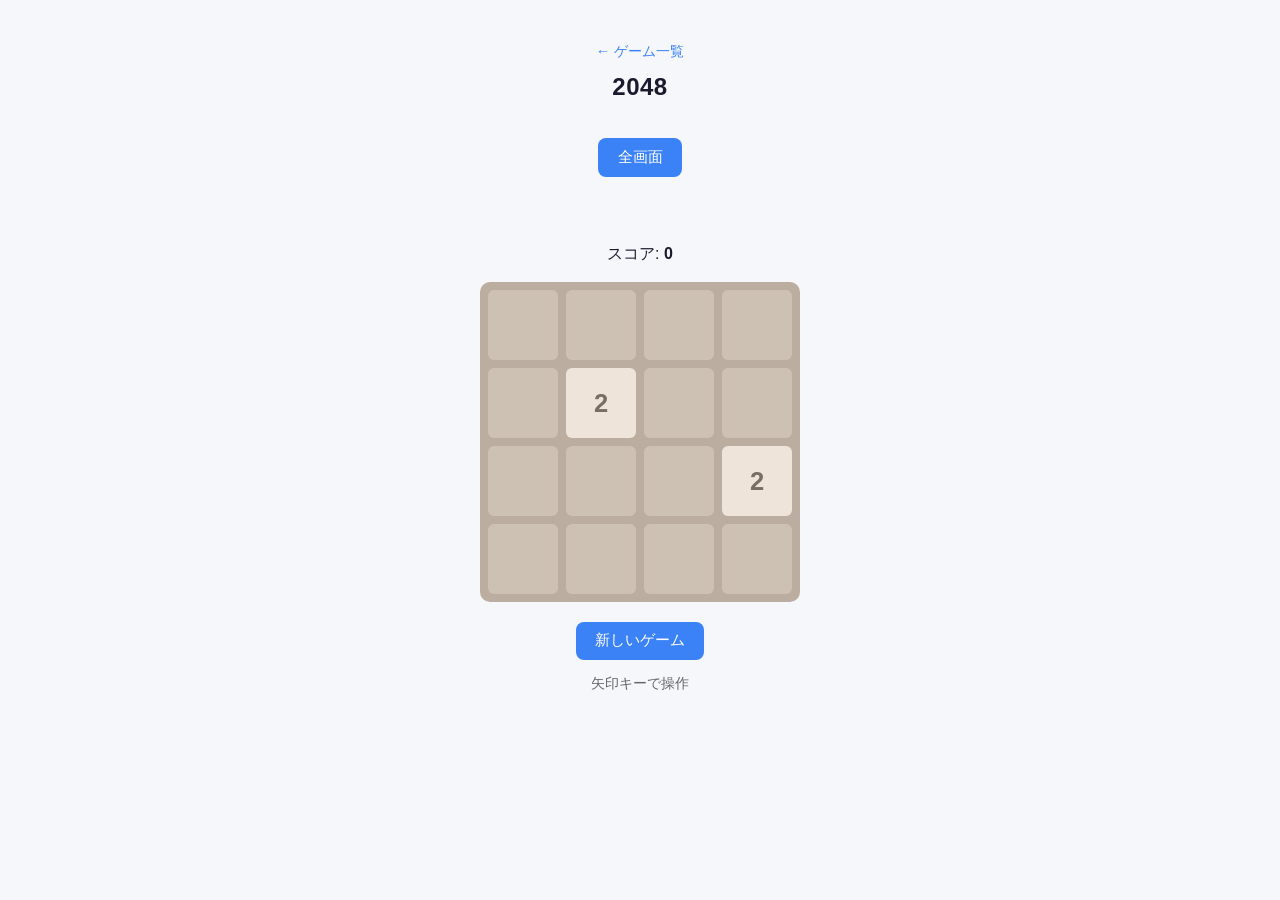
<file: games/2048.html>
<!DOCTYPE html>
<html lang="ja">
<head>
  <meta charset="UTF-8">
  <meta name="viewport" content="width=device-width, initial-scale=1.0">
  <title>2048 - フリーツール集</title>
  <link rel="stylesheet" href="../css/style.css">
  <style>
    #board2048 {
      display: grid;
      grid-template-columns: repeat(4, 70px);
      grid-template-rows: repeat(4, 70px);
      gap: 8px;
      background: #bbada0;
      padding: 8px;
      border-radius: 10px;
      margin: 0 auto;
      width: fit-content;
    }
    .tile {
      width: 70px;
      height: 70px;
      background: #cdc1b4;
      border-radius: 6px;
      display: flex;
      align-items: center;
      justify-content: center;
      font-size: 1.6rem;
      font-weight: 700;
      color: #776e65;
    }
    .tile-2 { background: #eee4da; }
    .tile-4 { background: #ede0c8; }
    .tile-8 { background: #f2b179; color: #f9f6f2; }
    .tile-16 { background: #f59563; color: #f9f6f2; }
    .tile-32 { background: #f67c5f; color: #f9f6f2; }
    .tile-64 { background: #f65e3b; color: #f9f6f2; }
    .tile-128 { background: #edcf72; color: #f9f6f2; font-size: 1.4rem; }
    .tile-256 { background: #edcc61; color: #f9f6f2; font-size: 1.4rem; }
    .tile-512 { background: #edc850; color: #f9f6f2; font-size: 1.4rem; }
    .tile-1024 { background: #edc53f; color: #f9f6f2; font-size: 1.2rem; }
    .tile-2048 { background: #edc22e; color: #f9f6f2; font-size: 1.2rem; }
    .info { text-align: center; margin: 1rem 0; }
  </style>
</head>
<body>
  <header>
    <div class="page-header" style="justify-content:center; flex-direction:column; gap:0.3rem;">
      <a href="../games.html" class="back-link">← ゲーム一覧</a>
      <h1>2048</h1>
    </div>
  </header>
  <main>
    <div class="info">スコア: <strong id="score">0</strong></div>
    <div id="board2048"></div>
    <div style="text-align:center; margin-top:1.2rem;">
      <button class="btn" id="newgame">新しいゲーム</button>
      <p style="margin-top:0.8rem; color:#666; font-size:0.85rem;">矢印キーで操作</p>
    </div>
  </main>
  <script>
    let grid, score;
    const boardEl = document.getElementById('board2048');

    function init() {
      grid = Array(4).fill().map(() => Array(4).fill(0));
      score = 0;
      document.getElementById('score').textContent = 0;
      addTile();
      addTile();
      render();
    }

    function addTile() {
      const empty = [];
      for (let r=0;r<4;r++) for (let c=0;c<4;c++) if (!grid[r][c]) empty.push([r,c]);
      if (!empty.length) return;
      const [r,c] = empty[Math.floor(Math.random()*empty.length)];
      grid[r][c] = Math.random() < 0.9 ? 2 : 4;
    }

    function render() {
      boardEl.innerHTML = '';
      for (let r=0;r<4;r++) for (let c=0;c<4;c++) {
        const d = document.createElement('div');
        d.className = 'tile' + (grid[r][c] ? ' tile-' + grid[r][c] : '');
        d.textContent = grid[r][c] || '';
        boardEl.appendChild(d);
      }
    }

    function slide(row) {
      let arr = row.filter(x => x);
      for (let i=0;i<arr.length-1;i++) {
        if (arr[i] === arr[i+1]) {
          arr[i] *= 2;
          score += arr[i];
          arr[i+1] = 0;
        }
      }
      arr = arr.filter(x => x);
      while (arr.length < 4) arr.push(0);
      return arr;
    }

    function move(dir) {
      let moved = false;
      const old = JSON.stringify(grid);
      if (dir === 'left') {
        for (let r=0;r<4;r++) grid[r] = slide(grid[r]);
      } else if (dir === 'right') {
        for (let r=0;r<4;r++) grid[r] = slide(grid[r].reverse()).reverse();
      } else if (dir === 'up') {
        for (let c=0;c<4;c++) {
          let col = [grid[0][c],grid[1][c],grid[2][c],grid[3][c]];
          col = slide(col);
          for (let r=0;r<4;r++) grid[r][c] = col[r];
        }
      } else if (dir === 'down') {
        for (let c=0;c<4;c++) {
          let col = [grid[0][c],grid[1][c],grid[2][c],grid[3][c]].reverse();
          col = slide(col).reverse();
          for (let r=0;r<4;r++) grid[r][c] = col[r];
        }
      }
      if (JSON.stringify(grid) !== old) {
        addTile();
        document.getElementById('score').textContent = score;
        render();
      }
    }

    document.addEventListener('keydown', e => {
      if (e.key === 'ArrowLeft') move('left');
      if (e.key === 'ArrowRight') move('right');
      if (e.key === 'ArrowUp') move('up');
      if (e.key === 'ArrowDown') move('down');
    });

    document.getElementById('newgame').onclick = init;
    init();
  </script>
<script src="../js/game-common.js"></script>
</body>
</html>
</file>
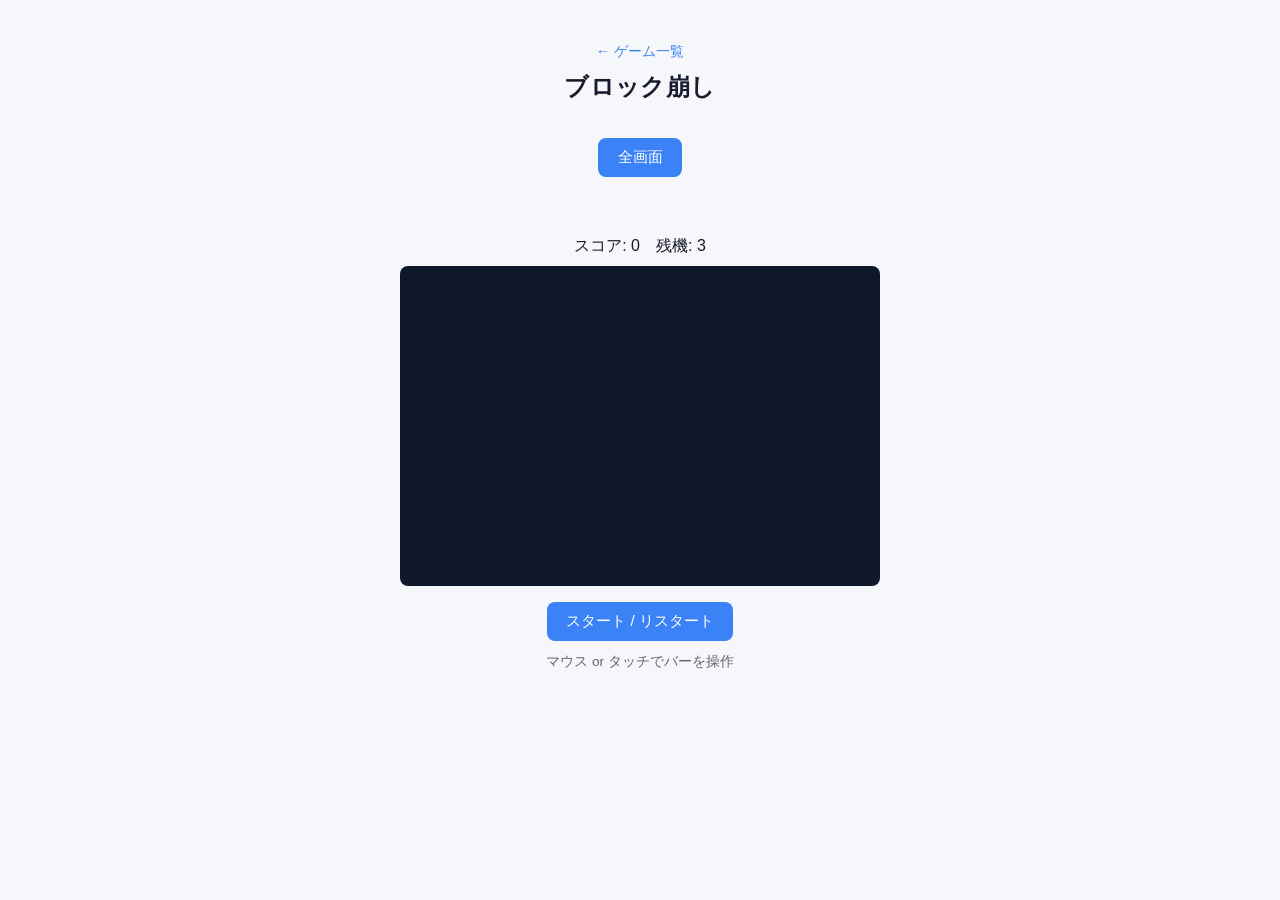
<file: games/breakout.html>
<!DOCTYPE html>
<html lang="ja">
<head>
  <meta charset="UTF-8">
  <meta name="viewport" content="width=device-width, initial-scale=1.0">
  <title>ブロック崩し - フリーツール集</title>
  <link rel="stylesheet" href="../css/style.css">
  <style>
    canvas { background: #0f172a; border-radius: 8px; display: block; margin: 0 auto; max-width: 100%; }
    .info { text-align: center; margin: 0.5rem 0; }
  </style>
</head>
<body>
  <header>
    <div class="page-header" style="justify-content:center; flex-direction:column; gap:0.3rem;">
      <a href="../games.html" class="back-link">← ゲーム一覧</a>
      <h1>ブロック崩し</h1>
    </div>
  </header>
  <main>
    <div class="info">スコア: <span id="score">0</span>　残機: <span id="lives">3</span></div>
    <canvas id="c" width="480" height="320"></canvas>
    <div style="text-align:center; margin-top:1rem;">
      <button class="btn" id="start">スタート / リスタート</button>
      <p style="margin-top:0.6rem; color:#666; font-size:0.85rem;">マウス or タッチでバーを操作</p>
    </div>
  </main>
  <script>
    const canvas = document.getElementById('c');
    const ctx = canvas.getContext('2d');
    let ball, paddle, bricks, score, lives, running, animId;

    function init() {
      cancelAnimationFrame(animId);
      ball = {x:240, y:280, dx:3, dy:-3, r:6};
      paddle = {x:200, w:80, h:10};
      score = 0; lives = 3;
      document.getElementById('score').textContent = 0;
      document.getElementById('lives').textContent = 3;
      bricks = [];
      const colors = ['#ef4444','#f97316','#eab308','#22c55e','#3b82f6'];
      for (let r=0;r<5;r++) {
        for (let c=0;c<8;c++) {
          bricks.push({x: c*58+16, y: r*22+30, w:52, h:16, alive:true, color:colors[r]});
        }
      }
      running = true;
      loop();
    }

    function loop() {
      if (!running) return;
      ctx.fillStyle = '#0f172a';
      ctx.fillRect(0,0,480,320);

      // bricks
      bricks.forEach(b => {
        if (!b.alive) return;
        ctx.fillStyle = b.color;
        ctx.fillRect(b.x, b.y, b.w, b.h);
        if (ball.x > b.x && ball.x < b.x+b.w && ball.y > b.y && ball.y < b.y+b.h) {
          b.alive = false;
          ball.dy = -ball.dy;
          score += 10;
          document.getElementById('score').textContent = score;
        }
      });

      // paddle
      ctx.fillStyle = '#94a3b8';
      ctx.fillRect(paddle.x, 300, paddle.w, paddle.h);

      // ball
      ctx.beginPath();
      ctx.arc(ball.x, ball.y, ball.r, 0, Math.PI*2);
      ctx.fillStyle = '#f1f5f9';
      ctx.fill();

      ball.x += ball.dx;
      ball.y += ball.dy;

      if (ball.x < ball.r || ball.x > 480-ball.r) ball.dx = -ball.dx;
      if (ball.y < ball.r) ball.dy = -ball.dy;
      if (ball.y > 300 && ball.x > paddle.x && ball.x < paddle.x+paddle.w) {
        ball.dy = -Math.abs(ball.dy);
      }
      if (ball.y > 320) {
        lives--;
        document.getElementById('lives').textContent = lives;
        if (lives <= 0) {
          running = false;
          ctx.fillStyle = 'rgba(0,0,0,0.6)';
          ctx.fillRect(0,0,480,320);
          ctx.fillStyle = '#fff';
          ctx.font = '24px sans-serif';
          ctx.textAlign = 'center';
          ctx.fillText('ゲームオーバー', 240, 150);
          return;
        }
        ball = {x:240, y:280, dx:3, dy:-3, r:6};
      }

      if (bricks.every(b => !b.alive)) {
        running = false;
        ctx.fillStyle = 'rgba(0,0,0,0.6)';
        ctx.fillRect(0,0,480,320);
        ctx.fillStyle = '#fff';
        ctx.font = '24px sans-serif';
        ctx.textAlign = 'center';
        ctx.fillText('クリア！', 240, 150);
        return;
      }

      animId = requestAnimationFrame(loop);
    }

    canvas.addEventListener('mousemove', e => {
      const rect = canvas.getBoundingClientRect();
      const scale = canvas.width / rect.width;
      paddle.x = (e.clientX - rect.left) * scale - paddle.w/2;
      paddle.x = Math.max(0, Math.min(480-paddle.w, paddle.x));
    });
    canvas.addEventListener('touchmove', e => {
      e.preventDefault();
      const rect = canvas.getBoundingClientRect();
      const scale = canvas.width / rect.width;
      paddle.x = (e.touches[0].clientX - rect.left) * scale - paddle.w/2;
      paddle.x = Math.max(0, Math.min(480-paddle.w, paddle.x));
    }, {passive:false});

    document.getElementById('start').onclick = init;
  </script>
<script src="../js/game-common.js"></script>
</body>
</html>
</file>
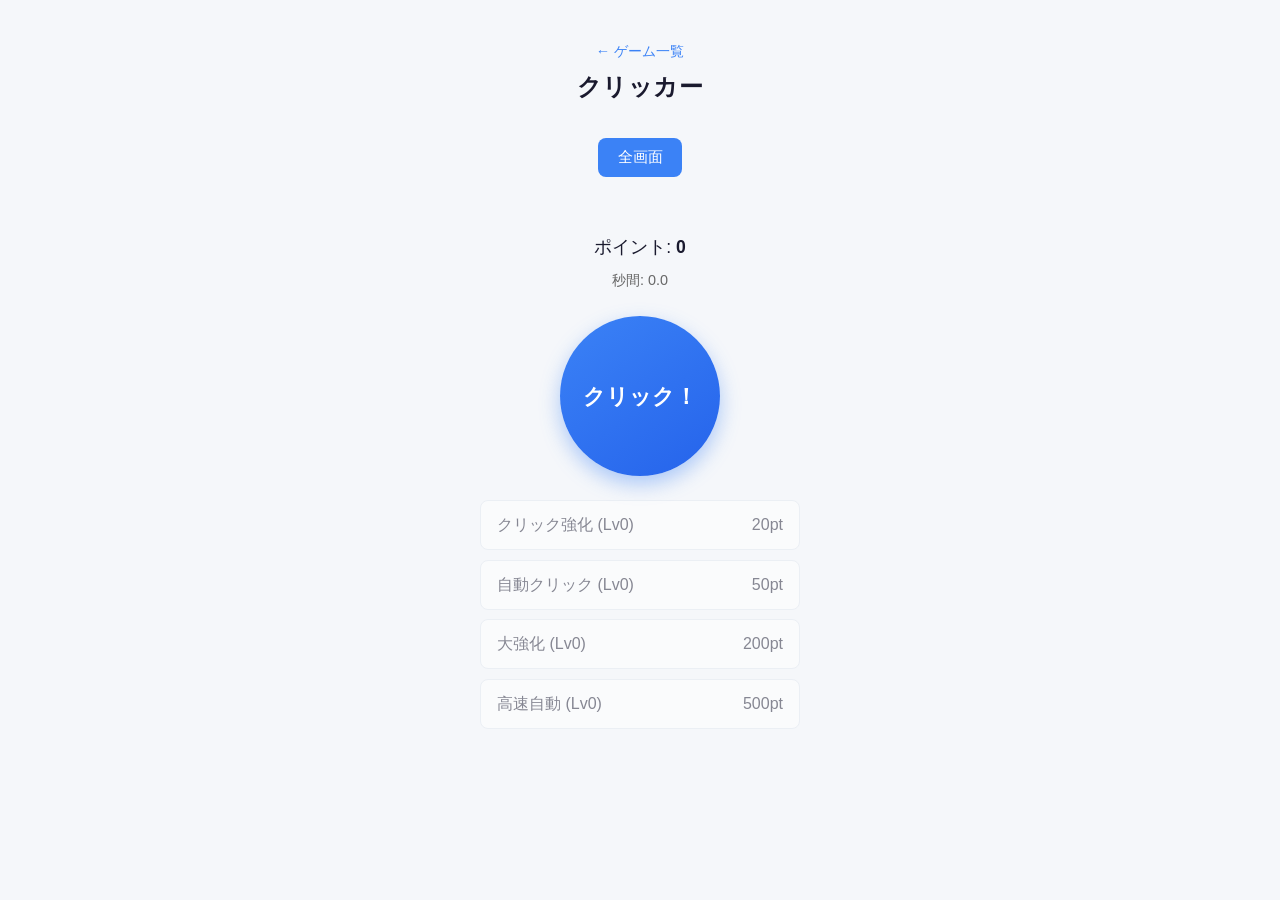
<file: games/clicker.html>
<!DOCTYPE html>
<html lang="ja">
<head>
  <meta charset="UTF-8">
  <meta name="viewport" content="width=device-width, initial-scale=1.0">
  <title>クリッカー - フリーツール集</title>
  <link rel="stylesheet" href="../css/style.css">
  <style>
    .big-btn{width:160px;height:160px;border-radius:50%;background:linear-gradient(145deg,#3b82f6,#2563eb);color:#fff;
      font-size:1.4rem;font-weight:700;border:none;cursor:pointer;box-shadow:0 8px 20px rgba(59,130,246,0.4);
      transition:transform 0.1s;display:block;margin:1.5rem auto;}
    .big-btn:active{transform:scale(0.95);}
    .stats{text-align:center;font-size:1.1rem;margin:0.5rem 0;}
    .upgrades{max-width:320px;margin:1.5rem auto;display:flex;flex-direction:column;gap:0.6rem;}
    .upg{display:flex;justify-content:space-between;align-items:center;background:#fff;border:1px solid #e2e8f0;
      border-radius:8px;padding:0.7rem 1rem;cursor:pointer;}
    .upg:hover{background:#f8fafc;}
    .upg.disabled{opacity:0.5;cursor:not-allowed;}
  </style>
</head>
<body>
  <header>
    <div class="page-header" style="justify-content:center;flex-direction:column;gap:0.3rem;">
      <a href="../games.html" class="back-link">← ゲーム一覧</a>
      <h1>クリッカー</h1>
    </div>
  </header>
  <main>
    <div class="stats">ポイント: <strong id="pts">0</strong></div>
    <div class="stats" style="font-size:0.9rem;color:#666;">秒間: <span id="pps">0</span></div>
    <button class="big-btn" id="click">クリック！</button>
    <div class="upgrades" id="upgs"></div>
  </main>
  <script>
    let pts=0, clickPow=1, auto=0;
    const upgrades=[
      {name:'クリック強化', cost:20, effect:()=>{clickPow+=1;}, level:0},
      {name:'自動クリック', cost:50, effect:()=>{auto+=0.5;}, level:0},
      {name:'大強化', cost:200, effect:()=>{clickPow+=5;}, level:0},
      {name:'高速自動', cost:500, effect:()=>{auto+=3;}, level:0},
    ];

    function render(){
      document.getElementById('pts').textContent=Math.floor(pts);
      document.getElementById('pps').textContent=auto.toFixed(1);
      const el=document.getElementById('upgs'); el.innerHTML='';
      upgrades.forEach((u,i)=>{
        const cost=Math.floor(u.cost*Math.pow(1.5,u.level));
        const d=document.createElement('div');
        d.className='upg'+(pts<cost?' disabled':'');
        d.innerHTML=`<span>${u.name} (Lv${u.level})</span><span>${cost}pt</span>`;
        d.onclick=()=>{
          if(pts<cost) return;
          pts-=cost; u.level++; u.effect(); render();
        };
        el.appendChild(d);
      });
    }

    document.getElementById('click').onclick=()=>{ pts+=clickPow; render(); };
    setInterval(()=>{ pts+=auto/10; render(); },100);
    render();
  </script>
<script src="../js/game-common.js"></script>
</body>
</html>
</file>
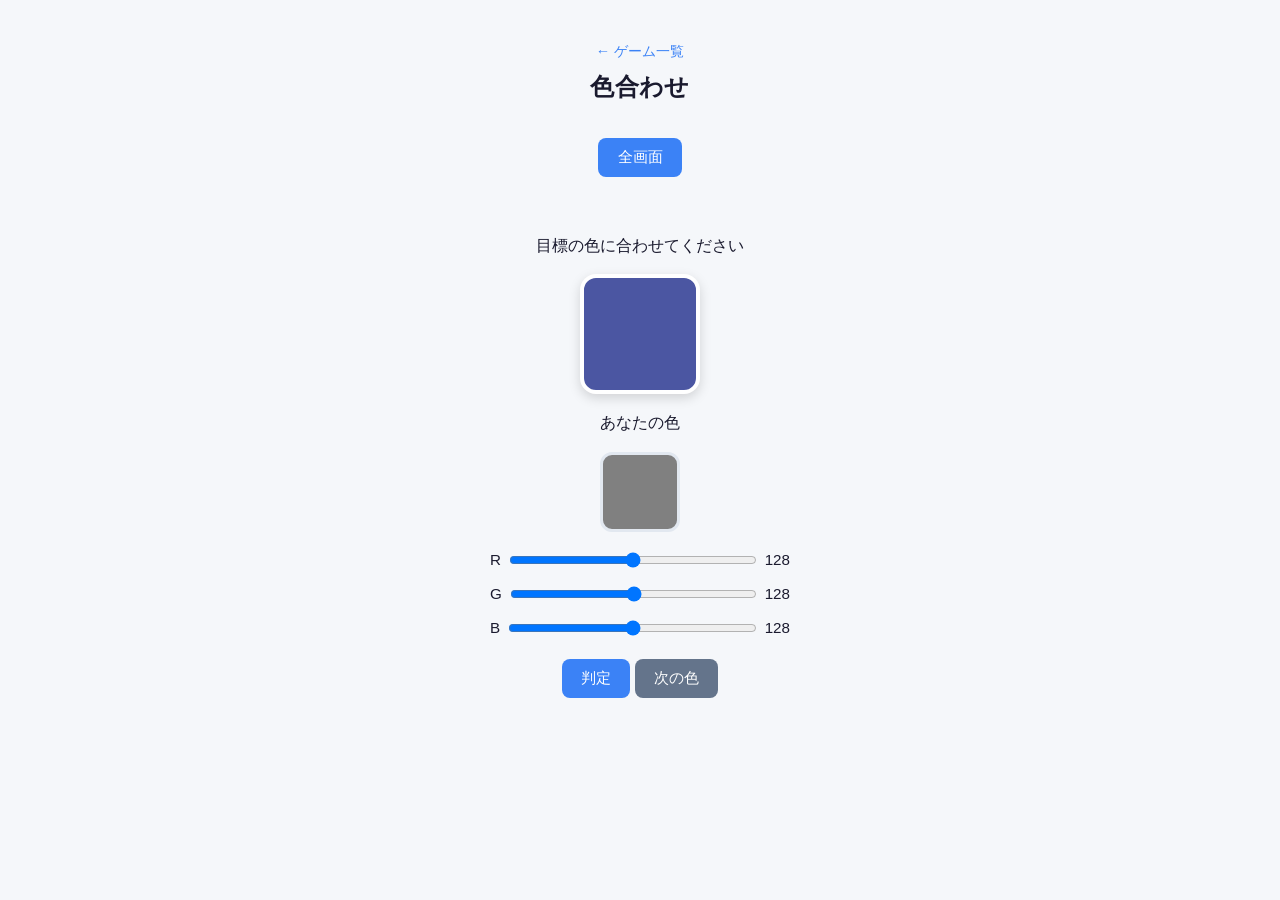
<file: games/color.html>
<!DOCTYPE html>
<html lang="ja">
<head>
  <meta charset="UTF-8">
  <meta name="viewport" content="width=device-width, initial-scale=1.0">
  <title>色合わせ - フリーツール集</title>
  <link rel="stylesheet" href="../css/style.css">
  <style>
    #target{width:120px;height:120px;border-radius:16px;margin:1rem auto;border:4px solid #fff;box-shadow:0 4px 12px rgba(0,0,0,0.15);}
    .sliders{max-width:300px;margin:0 auto;}
    .sliders label{display:flex;align-items:center;gap:0.5rem;margin:0.6rem 0;font-size:0.95rem;}
    .sliders input[type=range]{flex:1;}
    #preview{width:80px;height:80px;border-radius:12px;margin:1rem auto;border:3px solid #e2e8f0;}
    .info{text-align:center;margin:0.5rem 0;}
  </style>
</head>
<body>
  <header>
    <div class="page-header" style="justify-content:center;flex-direction:column;gap:0.3rem;">
      <a href="../games.html" class="back-link">← ゲーム一覧</a>
      <h1>色合わせ</h1>
    </div>
  </header>
  <main>
    <div class="info">目標の色に合わせてください</div>
    <div id="target"></div>
    <div class="info">あなたの色</div>
    <div id="preview"></div>
    <div class="sliders">
      <label>R <input type="range" id="r" min="0" max="255" value="128"> <span id="rv">128</span></label>
      <label>G <input type="range" id="g" min="0" max="255" value="128"> <span id="gv">128</span></label>
      <label>B <input type="range" id="b" min="0" max="255" value="128"> <span id="bv">128</span></label>
    </div>
    <div style="text-align:center;margin-top:1.2rem;">
      <button class="btn" id="check">判定</button>
      <button class="btn btn-secondary" id="next">次の色</button>
    </div>
    <div class="info" id="result" style="min-height:1.5rem;"></div>
  </main>
  <script>
    let tr,tg,tb;
    function newColor(){
      tr=Math.floor(Math.random()*256); tg=Math.floor(Math.random()*256); tb=Math.floor(Math.random()*256);
      document.getElementById('target').style.background=`rgb(${tr},${tg},${tb})`;
      document.getElementById('result').textContent='';
    }
    function update(){
      const r=+document.getElementById('r').value, g=+document.getElementById('g').value, b=+document.getElementById('b').value;
      document.getElementById('rv').textContent=r; document.getElementById('gv').textContent=g; document.getElementById('bv').textContent=b;
      document.getElementById('preview').style.background=`rgb(${r},${g},${b})`;
    }
    document.getElementById('r').oninput=update;
    document.getElementById('g').oninput=update;
    document.getElementById('b').oninput=update;
    document.getElementById('check').onclick=()=>{
      const r=+document.getElementById('r').value, g=+document.getElementById('g').value, b=+document.getElementById('b').value;
      const dist=Math.sqrt((r-tr)**2+(g-tg)**2+(b-tb)**2);
      let msg;
      if(dist<15) msg='完璧！';
      else if(dist<40) msg='かなり近い！';
      else if(dist<80) msg='もう少し';
      else msg='まだ遠い…';
      document.getElementById('result').textContent=`差: ${Math.round(dist)}　${msg}`;
    };
    document.getElementById('next').onclick=newColor;
    update(); newColor();
  </script>
<script src="../js/game-common.js"></script>
</body>
</html>
</file>
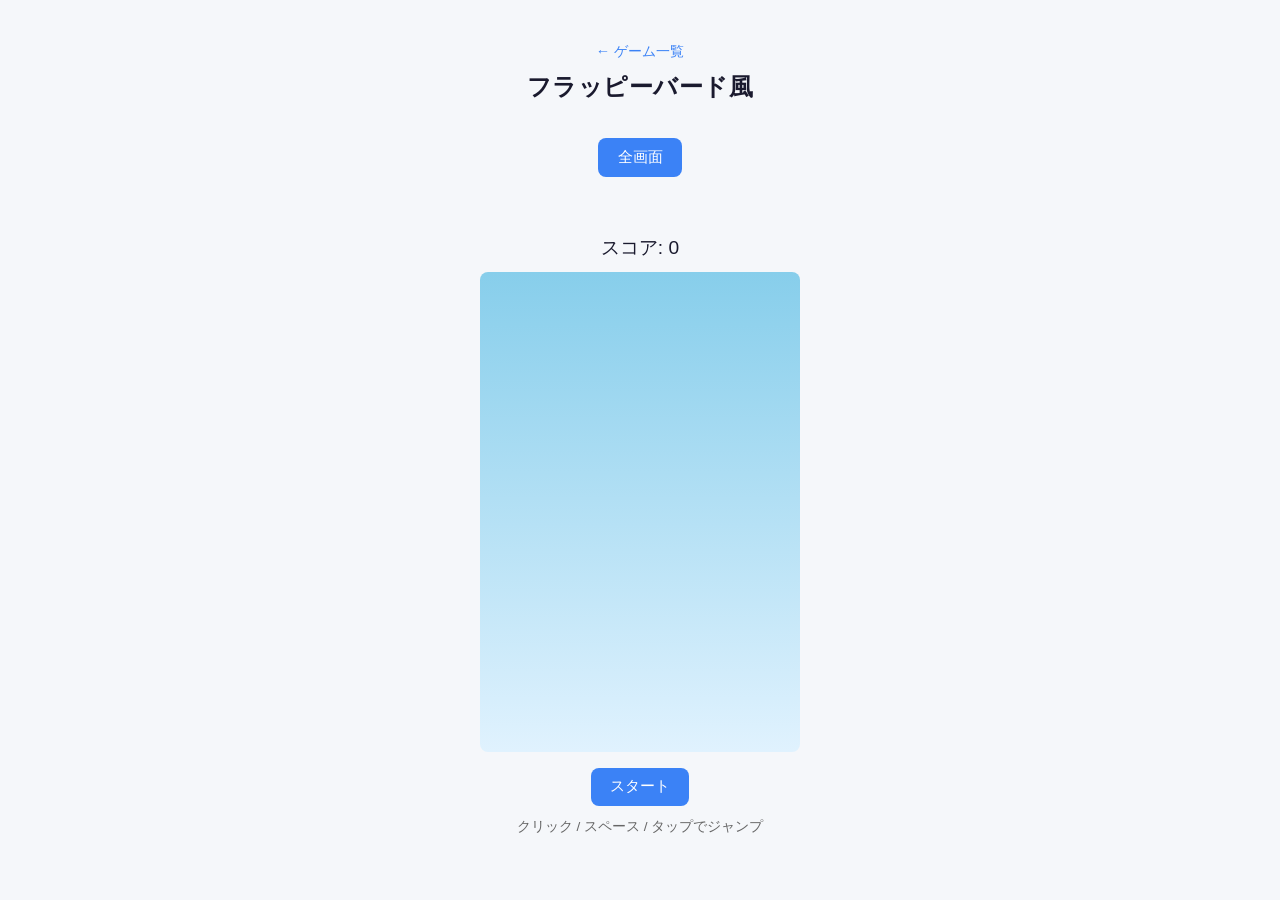
<file: games/flappy.html>
<!DOCTYPE html>
<html lang="ja">
<head>
  <meta charset="UTF-8">
  <meta name="viewport" content="width=device-width, initial-scale=1.0">
  <title>フラッピー - フリーツール集</title>
  <link rel="stylesheet" href="../css/style.css">
  <style>
    canvas{background:linear-gradient(#87ceeb,#e0f2fe);border-radius:8px;display:block;margin:0 auto;max-width:100%;}
    .info{text-align:center;margin:0.5rem 0;font-size:1.2rem;}
  </style>
</head>
<body>
  <header>
    <div class="page-header" style="justify-content:center;flex-direction:column;gap:0.3rem;">
      <a href="../games.html" class="back-link">← ゲーム一覧</a>
      <h1>フラッピーバード風</h1>
    </div>
  </header>
  <main>
    <div class="info">スコア: <span id="score">0</span></div>
    <canvas id="c" width="320" height="480"></canvas>
    <div style="text-align:center;margin-top:1rem;">
      <button class="btn" id="start">スタート</button>
      <p style="color:#666;font-size:0.85rem;margin-top:0.6rem;">クリック / スペース / タップでジャンプ</p>
    </div>
  </main>
  <script>
    const canvas=document.getElementById('c'),ctx=canvas.getContext('2d');
    let bird,pipes,score,running,frame;

    function init(){
      bird={x:60,y:200,vy:0,r:12};
      pipes=[]; score=0; frame=0; running=true;
      document.getElementById('score').textContent=0;
      loop();
    }

    function loop(){
      if(!running) return;
      frame++;
      ctx.clearRect(0,0,320,480);
      // sky already bg
      // bird
      bird.vy+=0.4; bird.y+=bird.vy;
      ctx.beginPath(); ctx.arc(bird.x,bird.y,bird.r,0,Math.PI*2);
      ctx.fillStyle='#eab308'; ctx.fill();
      ctx.beginPath(); ctx.arc(bird.x+4,bird.y-3,3,0,Math.PI*2); ctx.fillStyle='#000'; ctx.fill();

      // pipes
      if(frame%90===0){
        const gap=120, top=50+Math.random()*200;
        pipes.push({x:320,top,gap,passed:false});
      }
      pipes.forEach(p=>{
        p.x-=2.5;
        ctx.fillStyle='#22c55e';
        ctx.fillRect(p.x,0,40,p.top);
        ctx.fillRect(p.x,p.top+p.gap,40,480-(p.top+p.gap));
        // collision
        if(bird.x+bird.r>p.x && bird.x-bird.r<p.x+40){
          if(bird.y-bird.r<p.top || bird.y+bird.r>p.top+p.gap){ gameOver(); }
        }
        if(!p.passed && p.x+40<bird.x){ p.passed=true; score++; document.getElementById('score').textContent=score; }
      });
      pipes=pipes.filter(p=>p.x>-40);

      if(bird.y+bird.r>480||bird.y-bird.r<0) gameOver();
      requestAnimationFrame(loop);
    }

    function gameOver(){
      running=false;
      ctx.fillStyle='rgba(0,0,0,0.5)'; ctx.fillRect(0,0,320,480);
      ctx.fillStyle='#fff'; ctx.font='24px sans-serif'; ctx.textAlign='center';
      ctx.fillText('ゲームオーバー',160,220);
      ctx.font='18px sans-serif'; ctx.fillText('スコア: '+score,160,250);
    }

    function jump(){ if(running) bird.vy=-7; else init(); }
    document.addEventListener('keydown',e=>{ if(e.code==='Space'){ e.preventDefault(); jump(); }});
    canvas.onclick=jump;
    canvas.ontouchstart=e=>{ e.preventDefault(); jump(); };
    document.getElementById('start').onclick=init;
  </script>
<script src="../js/game-common.js"></script>
</body>
</html>
</file>
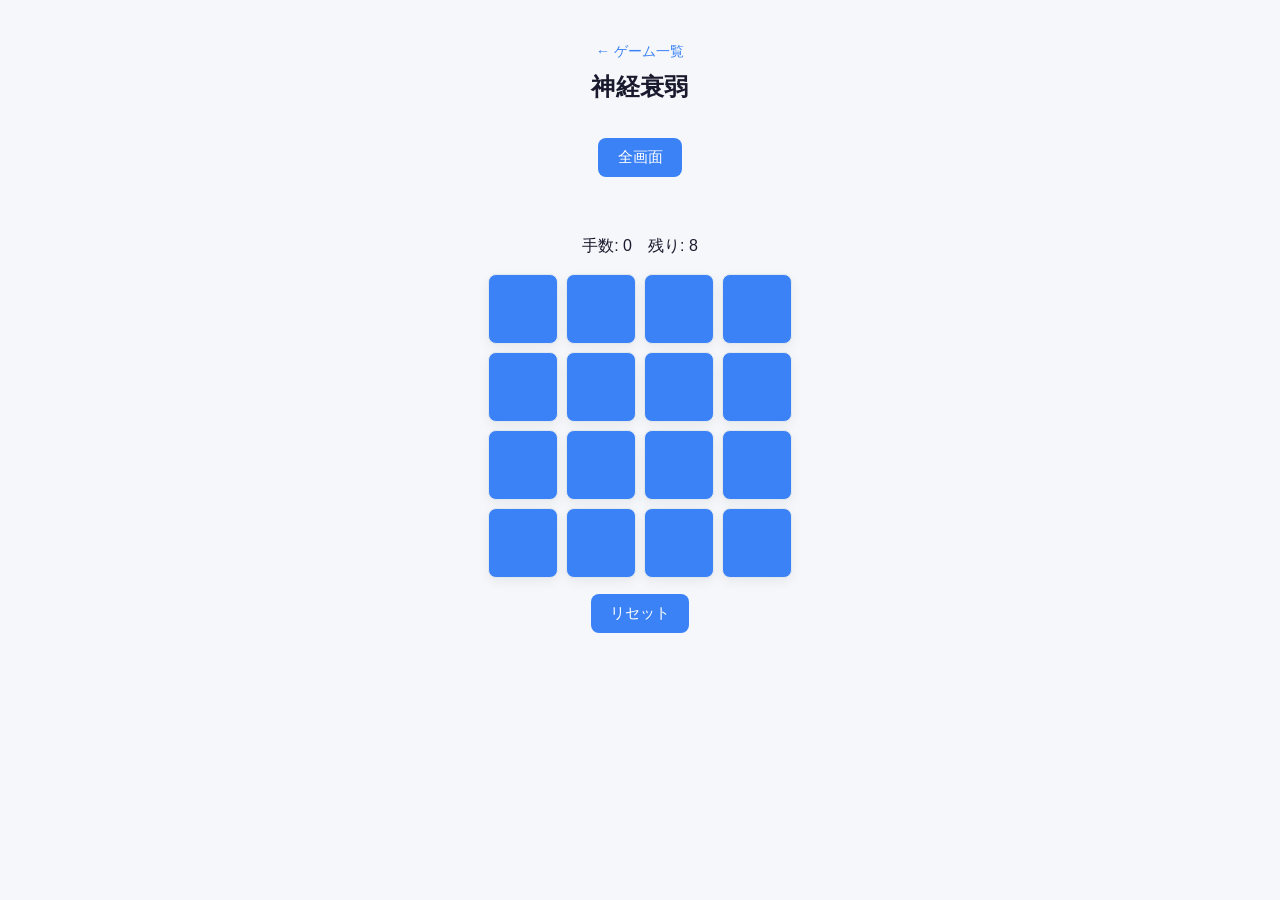
<file: games/memory.html>
<!DOCTYPE html>
<html lang="ja">
<head>
  <meta charset="UTF-8">
  <meta name="viewport" content="width=device-width, initial-scale=1.0">
  <title>神経衰弱 - フリーツール集</title>
  <link rel="stylesheet" href="../css/style.css">
  <style>
    #board{display:grid;grid-template-columns:repeat(4,70px);gap:8px;justify-content:center;margin:1rem auto;}
    .card{width:70px;height:70px;background:#3b82f6;border-radius:8px;display:flex;align-items:center;justify-content:center;
      font-size:1.8rem;cursor:pointer;transition:transform 0.2s;user-select:none;}
    .card.flipped,.card.matched{background:#fff;border:2px solid #cbd5e1;}
    .card.matched{opacity:0.6;cursor:default;}
    .info{text-align:center;margin:0.5rem 0;}
  </style>
</head>
<body>
  <header>
    <div class="page-header" style="justify-content:center;flex-direction:column;gap:0.3rem;">
      <a href="../games.html" class="back-link">← ゲーム一覧</a>
      <h1>神経衰弱</h1>
    </div>
  </header>
  <main>
    <div class="info">手数: <span id="moves">0</span>　残り: <span id="left">8</span></div>
    <div id="board"></div>
    <div style="text-align:center;margin-top:1rem;"><button class="btn" id="reset">リセット</button></div>
  </main>
  <script>
    const EMOJIS=['🍎','🍌','🍇','🍊','🍓','🍉','🥝','🍑'];
    let cards,flipped,matched,moves,lock;

    function init(){
      const pairs=[...EMOJIS,...EMOJIS].sort(()=>Math.random()-0.5);
      cards=pairs.map((e,i)=>({id:i,emoji:e,flipped:false,matched:false}));
      flipped=[]; matched=0; moves=0; lock=false;
      document.getElementById('moves').textContent=0;
      document.getElementById('left').textContent=8;
      render();
    }

    function render(){
      const board=document.getElementById('board');
      board.innerHTML='';
      cards.forEach((c,i)=>{
        const d=document.createElement('div');
        d.className='card'+(c.flipped||c.matched?' flipped':'')+(c.matched?' matched':'');
        d.textContent=(c.flipped||c.matched)?c.emoji:'';
        d.onclick=()=>flip(i);
        board.appendChild(d);
      });
    }

    function flip(i){
      if(lock||cards[i].flipped||cards[i].matched) return;
      cards[i].flipped=true; flipped.push(i); render();
      if(flipped.length===2){
        moves++; document.getElementById('moves').textContent=moves;
        lock=true;
        const [a,b]=flipped;
        if(cards[a].emoji===cards[b].emoji){
          cards[a].matched=cards[b].matched=true; matched++;
          document.getElementById('left').textContent=8-matched;
          flipped=[]; lock=false;
          if(matched===8) setTimeout(()=>alert('クリア！ 手数: '+moves),300);
        } else {
          setTimeout(()=>{ cards[a].flipped=cards[b].flipped=false; flipped=[]; lock=false; render(); },700);
        }
      }
    }

    document.getElementById('reset').onclick=init;
    init();
  </script>
<script src="../js/game-common.js"></script>
</body>
</html>
</file>
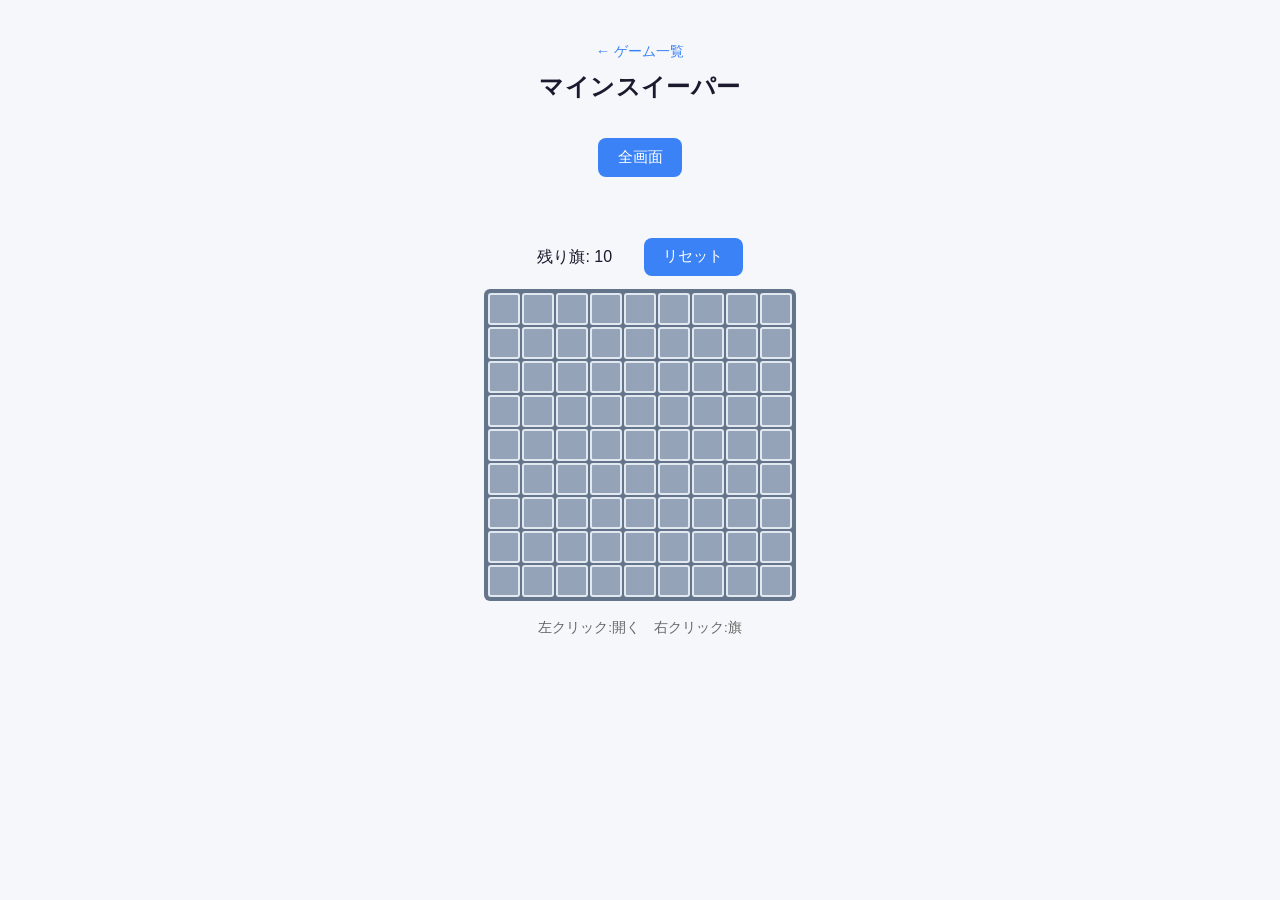
<file: games/minesweeper.html>
<!DOCTYPE html>
<html lang="ja">
<head>
  <meta charset="UTF-8">
  <meta name="viewport" content="width=device-width, initial-scale=1.0">
  <title>マインスイーパー - フリーツール集</title>
  <link rel="stylesheet" href="../css/style.css">
  <style>
    #grid { display: inline-grid; gap: 2px; background: #64748b; padding: 4px; border-radius: 6px; }
    .cell { width: 32px; height: 32px; background: #94a3b8; display: flex; align-items: center; justify-content: center;
      font-size: 0.9rem; font-weight: 700; cursor: pointer; user-select: none; border-radius: 3px; }
    .cell.revealed { background: #e2e8f0; cursor: default; }
    .cell.flag { background: #fbbf24; }
    .cell.mine { background: #ef4444; color: #fff; }
    .n1 { color: #3b82f6; } .n2 { color: #16a34a; } .n3 { color: #dc2626; }
    .n4 { color: #7c3aed; } .n5 { color: #b45309; } .n6 { color: #0d9488; }
    .info { text-align: center; margin: 0.8rem 0; }
  </style>
</head>
<body>
  <header>
    <div class="page-header" style="justify-content:center;flex-direction:column;gap:0.3rem;">
      <a href="../games.html" class="back-link">← ゲーム一覧</a>
      <h1>マインスイーパー</h1>
    </div>
  </header>
  <main style="text-align:center;">
    <div class="info">残り旗: <span id="flags">10</span>　<button class="btn" id="reset" style="margin-left:1rem;">リセット</button></div>
    <div id="grid"></div>
    <p style="color:#666;font-size:0.85rem;margin-top:1rem;">左クリック:開く　右クリック:旗</p>
  </main>
  <script>
    const ROWS=9, COLS=9, MINES=10;
    let board, revealed, flagged, gameOver, flagsLeft;
    const gridEl = document.getElementById('grid');
    gridEl.style.gridTemplateColumns = `repeat(${COLS},32px)`;

    function init() {
      board = Array(ROWS).fill().map(()=>Array(COLS).fill(0));
      revealed = Array(ROWS).fill().map(()=>Array(COLS).fill(false));
      flagged = Array(ROWS).fill().map(()=>Array(COLS).fill(false));
      gameOver = false; flagsLeft = MINES;
      document.getElementById('flags').textContent = flagsLeft;
      // place mines
      let placed=0;
      while(placed<MINES){
        const r=Math.floor(Math.random()*ROWS), c=Math.floor(Math.random()*COLS);
        if(board[r][c]!==-1){ board[r][c]=-1; placed++; }
      }
      // numbers
      for(let r=0;r<ROWS;r++) for(let c=0;c<COLS;c++){
        if(board[r][c]===-1) continue;
        let n=0;
        for(let dr=-1;dr<=1;dr++) for(let dc=-1;dc<=1;dc++){
          const nr=r+dr, nc=c+dc;
          if(nr>=0&&nr<ROWS&&nc>=0&&nc<COLS&&board[nr][nc]===-1) n++;
        }
        board[r][c]=n;
      }
      render();
    }

    function render() {
      gridEl.innerHTML='';
      for(let r=0;r<ROWS;r++) for(let c=0;c<COLS;c++){
        const d=document.createElement('div');
        d.className='cell';
        if(flagged[r][c]) { d.classList.add('flag'); d.textContent='🚩'; }
        else if(revealed[r][c]) {
          d.classList.add('revealed');
          if(board[r][c]===-1){ d.classList.add('mine'); d.textContent='💣'; }
          else if(board[r][c]>0){ d.textContent=board[r][c]; d.classList.add('n'+board[r][c]); }
        }
        d.oncontextmenu = e => { e.preventDefault(); toggleFlag(r,c); };
        d.onclick = () => open(r,c);
        gridEl.appendChild(d);
      }
    }

    function open(r,c) {
      if(gameOver||flagged[r][c]||revealed[r][c]) return;
      revealed[r][c]=true;
      if(board[r][c]===-1){
        gameOver=true;
        // reveal all mines
        for(let i=0;i<ROWS;i++) for(let j=0;j<COLS;j++) if(board[i][j]===-1) revealed[i][j]=true;
        render(); alert('爆発…'); return;
      }
      if(board[r][c]===0){
        for(let dr=-1;dr<=1;dr++) for(let dc=-1;dc<=1;dc++){
          const nr=r+dr, nc=c+dc;
          if(nr>=0&&nr<ROWS&&nc>=0&&nc<COLS) open(nr,nc);
        }
      }
      render();
      // win check
      let left=0;
      for(let i=0;i<ROWS;i++) for(let j=0;j<COLS;j++) if(!revealed[i][j]&&board[i][j]!==-1) left++;
      if(left===0){ gameOver=true; alert('クリア！'); }
    }

    function toggleFlag(r,c) {
      if(gameOver||revealed[r][c]) return;
      if(flagged[r][c]){ flagged[r][c]=false; flagsLeft++; }
      else if(flagsLeft>0){ flagged[r][c]=true; flagsLeft--; }
      document.getElementById('flags').textContent = flagsLeft;
      render();
    }

    document.getElementById('reset').onclick = init;
    init();
  </script>
<script src="../js/game-common.js"></script>
</body>
</html>
</file>
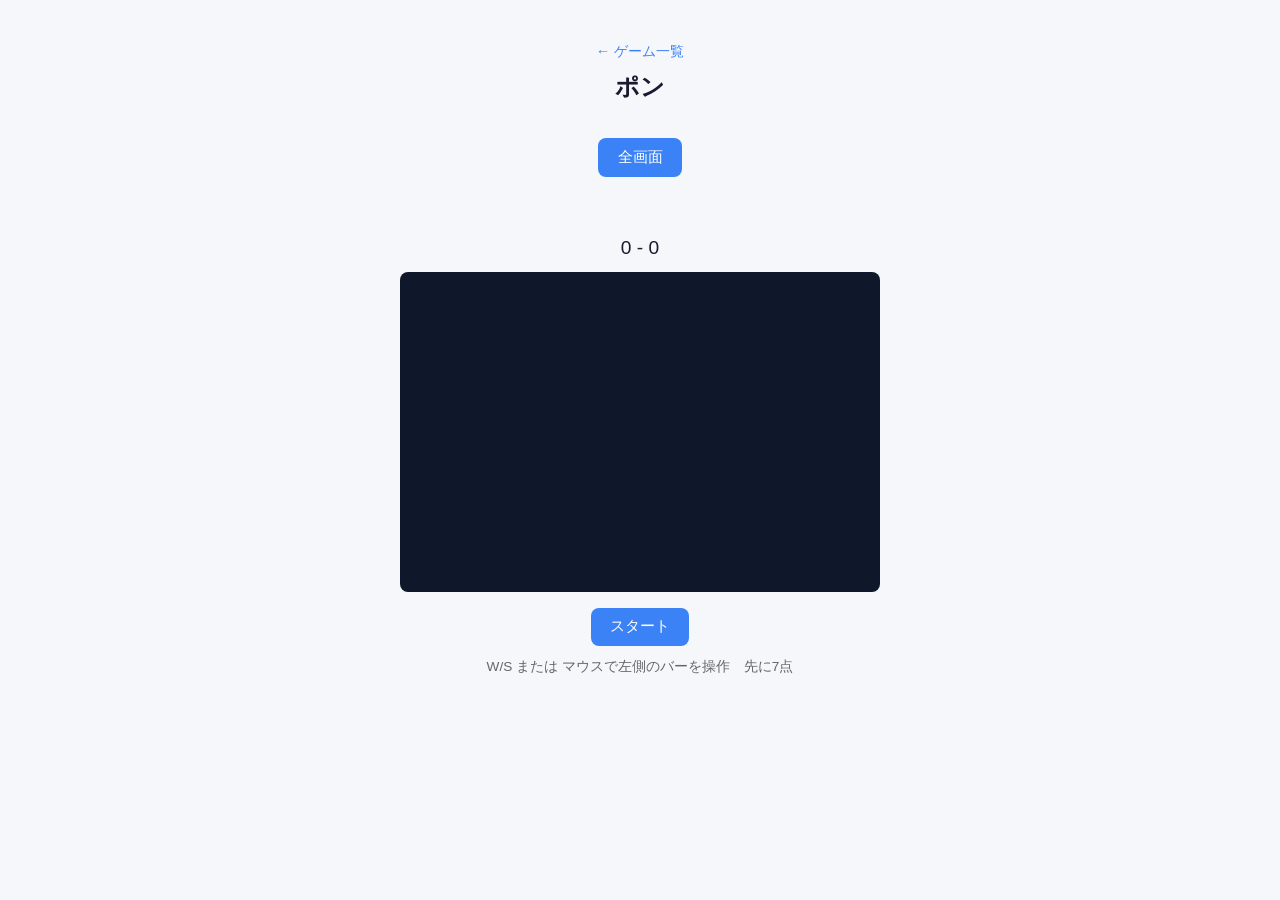
<file: games/pong.html>
<!DOCTYPE html>
<html lang="ja">
<head>
  <meta charset="UTF-8">
  <meta name="viewport" content="width=device-width, initial-scale=1.0">
  <title>ポン - フリーツール集</title>
  <link rel="stylesheet" href="../css/style.css">
  <style>
    canvas { background:#0f172a; border-radius:8px; display:block; margin:0 auto; max-width:100%; }
    .info { text-align:center; margin:0.5rem 0; font-size:1.2rem; }
  </style>
</head>
<body>
  <header>
    <div class="page-header" style="justify-content:center;flex-direction:column;gap:0.3rem;">
      <a href="../games.html" class="back-link">← ゲーム一覧</a>
      <h1>ポン</h1>
    </div>
  </header>
  <main>
    <div class="info"><span id="p1">0</span> - <span id="p2">0</span></div>
    <canvas id="c" width="480" height="320"></canvas>
    <div style="text-align:center;margin-top:1rem;">
      <button class="btn" id="start">スタート</button>
      <p style="color:#666;font-size:0.85rem;margin-top:0.6rem;">W/S または マウスで左側のバーを操作　先に7点</p>
    </div>
  </main>
  <script>
    const canvas=document.getElementById('c'), ctx=canvas.getContext('2d');
    let ball, p1, p2, score1, score2, running, keys={};

    function init(){
      ball={x:240,y:160,dx:4,dy:3,r:6};
      p1={y:130,h:60}; p2={y:130,h:60};
      score1=0; score2=0;
      document.getElementById('p1').textContent=0;
      document.getElementById('p2').textContent=0;
      running=true; loop();
    }

    function loop(){
      if(!running) return;
      ctx.fillStyle='#0f172a'; ctx.fillRect(0,0,480,320);
      // paddles
      ctx.fillStyle='#94a3b8';
      ctx.fillRect(10,p1.y,8,p1.h);
      ctx.fillRect(462,p2.y,8,p2.h);
      // ball
      ctx.beginPath(); ctx.arc(ball.x,ball.y,ball.r,0,Math.PI*2); ctx.fillStyle='#f1f5f9'; ctx.fill();
      // move
      if(keys['w']||keys['W']) p1.y=Math.max(0,p1.y-5);
      if(keys['s']||keys['S']) p1.y=Math.min(260,p1.y+5);
      // AI
      if(p2.y+30 < ball.y) p2.y=Math.min(260,p2.y+3.5);
      else p2.y=Math.max(0,p2.y-3.5);

      ball.x+=ball.dx; ball.y+=ball.dy;
      if(ball.y<ball.r||ball.y>320-ball.r) ball.dy=-ball.dy;
      // paddle collision
      if(ball.x-ball.r<18 && ball.y>p1.y && ball.y<p1.y+p1.h){ ball.dx=Math.abs(ball.dx); ball.dy+=(ball.y-(p1.y+30))/15; }
      if(ball.x+ball.r>462 && ball.y>p2.y && ball.y<p2.y+p2.h){ ball.dx=-Math.abs(ball.dx); ball.dy+=(ball.y-(p2.y+30))/15; }
      if(ball.x<0){ score2++; document.getElementById('p2').textContent=score2; resetBall(); }
      if(ball.x>480){ score1++; document.getElementById('p1').textContent=score1; resetBall(); }
      if(score1>=7||score2>=7){ running=false; ctx.fillStyle='rgba(0,0,0,0.6)'; ctx.fillRect(0,0,480,320);
        ctx.fillStyle='#fff'; ctx.font='24px sans-serif'; ctx.textAlign='center';
        ctx.fillText(score1>=7?'あなたの勝ち！':'CPUの勝ち',240,160); return; }
      requestAnimationFrame(loop);
    }
    function resetBall(){ ball={x:240,y:160,dx:(Math.random()>0.5?4:-4),dy:(Math.random()*4-2),r:6}; }

    document.addEventListener('keydown',e=>keys[e.key]=true);
    document.addEventListener('keyup',e=>keys[e.key]=false);
    canvas.addEventListener('mousemove',e=>{
      const rect=canvas.getBoundingClientRect();
      p1.y = (e.clientY-rect.top)*(320/rect.height)-30;
      p1.y=Math.max(0,Math.min(260,p1.y));
    });
    document.getElementById('start').onclick=init;
  </script>
<script src="../js/game-common.js"></script>
</body>
</html>
</file>
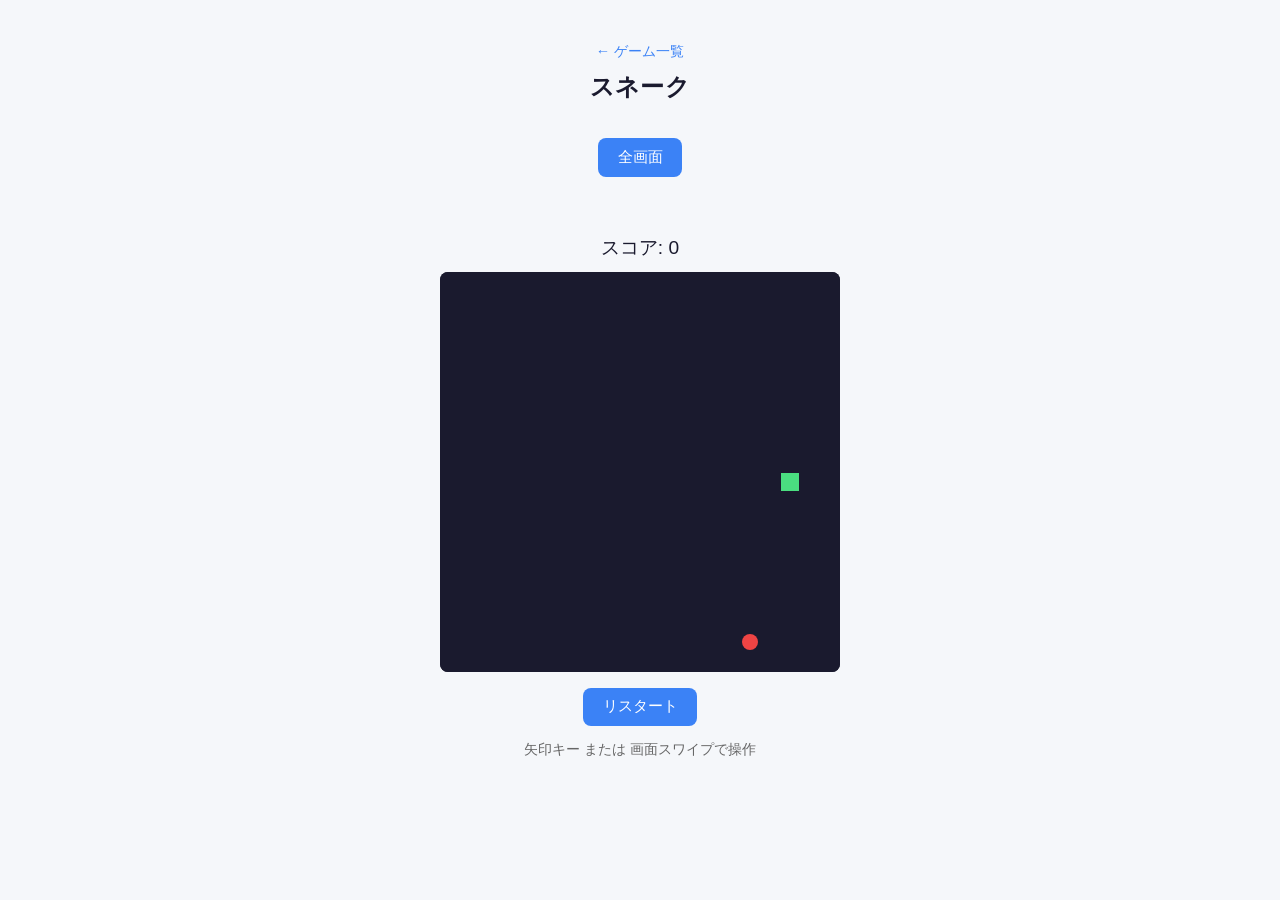
<file: games/snake.html>
<!DOCTYPE html>
<html lang="ja">
<head>
  <meta charset="UTF-8">
  <meta name="viewport" content="width=device-width, initial-scale=1.0">
  <title>スネーク - フリーツール集</title>
  <link rel="stylesheet" href="../css/style.css">
  <style>
    canvas { background: #1a1a2e; border-radius: 8px; display: block; margin: 0 auto; max-width: 100%; }
    .controls { text-align: center; margin-top: 1rem; }
    .score-display { text-align: center; font-size: 1.2rem; margin: 0.5rem 0; }
  </style>
</head>
<body>
  <header>
    <div class="page-header" style="justify-content:center; flex-direction:column; gap:0.3rem;">
      <a href="../games.html" class="back-link">← ゲーム一覧</a>
      <h1>スネーク</h1>
    </div>
  </header>
  <main>
    <div class="score-display">スコア: <span id="score">0</span></div>
    <canvas id="c" width="400" height="400"></canvas>
    <div class="controls">
      <button class="btn" id="restart">リスタート</button>
      <p style="margin-top:0.8rem; color:#666; font-size:0.85rem;">矢印キー または 画面スワイプで操作</p>
    </div>
  </main>
  <script>
    const canvas = document.getElementById('c');
    const ctx = canvas.getContext('2d');
    const grid = 20;
    let snake, dir, food, score, gameOver, interval;

    function init() {
      snake = [{x:10,y:10}];
      dir = {x:1,y:0};
      food = placeFood();
      score = 0;
      gameOver = false;
      document.getElementById('score').textContent = score;
      clearInterval(interval);
      interval = setInterval(update, 120);
    }

    function placeFood() {
      let p;
      do {
        p = {x: Math.floor(Math.random()*20), y: Math.floor(Math.random()*20)};
      } while (snake.some(s => s.x===p.x && s.y===p.y));
      return p;
    }

    function update() {
      if (gameOver) return;
      const head = {x: snake[0].x + dir.x, y: snake[0].y + dir.y};
      if (head.x < 0 || head.x >= 20 || head.y < 0 || head.y >= 20 ||
          snake.some(s => s.x===head.x && s.y===head.y)) {
        gameOver = true;
        ctx.fillStyle = 'rgba(0,0,0,0.6)';
        ctx.fillRect(0,0,400,400);
        ctx.fillStyle = '#fff';
        ctx.font = '28px sans-serif';
        ctx.textAlign = 'center';
        ctx.fillText('ゲームオーバー', 200, 190);
        ctx.font = '18px sans-serif';
        ctx.fillText('スコア: ' + score, 200, 220);
        return;
      }
      snake.unshift(head);
      if (head.x === food.x && head.y === food.y) {
        score += 10;
        document.getElementById('score').textContent = score;
        food = placeFood();
      } else {
        snake.pop();
      }
      draw();
    }

    function draw() {
      ctx.fillStyle = '#1a1a2e';
      ctx.fillRect(0,0,400,400);
      ctx.fillStyle = '#22c55e';
      snake.forEach((s,i) => {
        ctx.fillStyle = i===0 ? '#4ade80' : '#22c55e';
        ctx.fillRect(s.x*grid+1, s.y*grid+1, grid-2, grid-2);
      });
      ctx.fillStyle = '#ef4444';
      ctx.beginPath();
      ctx.arc(food.x*grid+10, food.y*grid+10, 8, 0, Math.PI*2);
      ctx.fill();
    }

    document.addEventListener('keydown', e => {
      if (e.key === 'ArrowUp' && dir.y===0) dir = {x:0,y:-1};
      if (e.key === 'ArrowDown' && dir.y===0) dir = {x:0,y:1};
      if (e.key === 'ArrowLeft' && dir.x===0) dir = {x:-1,y:0};
      if (e.key === 'ArrowRight' && dir.x===0) dir = {x:1,y:0};
    });

    // タッチ操作
    let touchStart = null;
    canvas.addEventListener('touchstart', e => {
      touchStart = {x: e.touches[0].clientX, y: e.touches[0].clientY};
    });
    canvas.addEventListener('touchend', e => {
      if (!touchStart) return;
      const dx = e.changedTouches[0].clientX - touchStart.x;
      const dy = e.changedTouches[0].clientY - touchStart.y;
      if (Math.abs(dx) > Math.abs(dy)) {
        if (dx > 20 && dir.x===0) dir = {x:1,y:0};
        if (dx < -20 && dir.x===0) dir = {x:-1,y:0};
      } else {
        if (dy > 20 && dir.y===0) dir = {x:0,y:1};
        if (dy < -20 && dir.y===0) dir = {x:0,y:-1};
      }
      touchStart = null;
    });

    document.getElementById('restart').onclick = init;
    init();
  </script>
<script src="../js/game-common.js"></script>
</body>
</html>
</file>
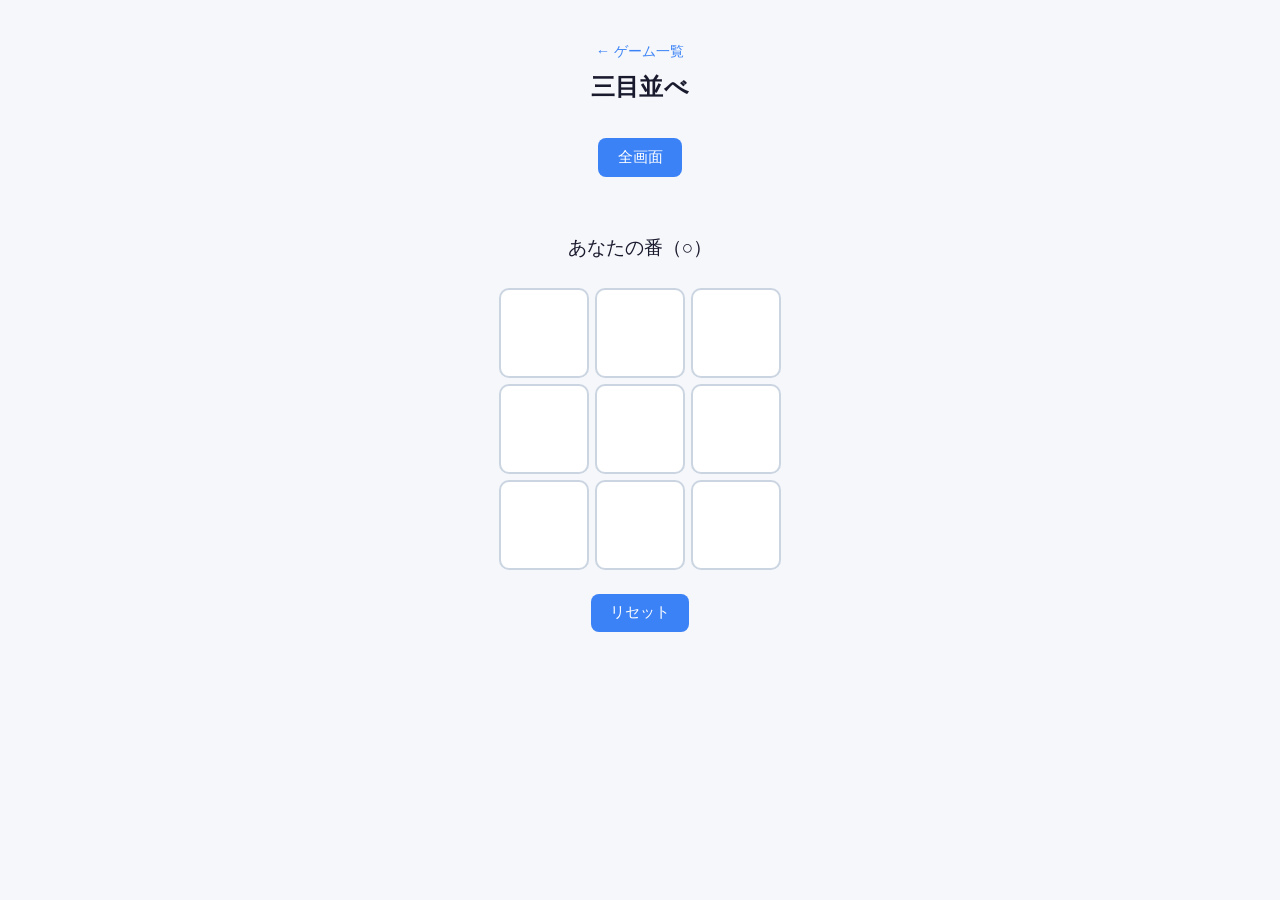
<file: games/tictactoe.html>
<!DOCTYPE html>
<html lang="ja">
<head>
  <meta charset="UTF-8">
  <meta name="viewport" content="width=device-width, initial-scale=1.0">
  <title>三目並べ - フリーツール集</title>
  <link rel="stylesheet" href="../css/style.css">
  <style>
    #board{display:grid;grid-template-columns:repeat(3,90px);gap:6px;justify-content:center;margin:1.5rem auto;}
    .cell{width:90px;height:90px;background:#fff;border:2px solid #cbd5e1;border-radius:10px;
      display:flex;align-items:center;justify-content:center;font-size:2.5rem;cursor:pointer;font-weight:700;}
    .cell:hover{background:#f1f5f9;}
    .cell.x{color:#3b82f6;} .cell.o{color:#ef4444;}
    .info{text-align:center;font-size:1.2rem;margin:0.5rem 0;}
  </style>
</head>
<body>
  <header>
    <div class="page-header" style="justify-content:center;flex-direction:column;gap:0.3rem;">
      <a href="../games.html" class="back-link">← ゲーム一覧</a>
      <h1>三目並べ</h1>
    </div>
  </header>
  <main>
    <div class="info" id="status">あなたの番（○）</div>
    <div id="board"></div>
    <div style="text-align:center;margin-top:1rem;"><button class="btn" id="reset">リセット</button></div>
  </main>
  <script>
    let board, turn, over;
    const wins=[[0,1,2],[3,4,5],[6,7,8],[0,3,6],[1,4,7],[2,5,8],[0,4,8],[2,4,6]];

    function init(){
      board=Array(9).fill(''); turn='O'; over=false;
      document.getElementById('status').textContent='あなたの番（○）';
      render();
    }

    function render(){
      const el=document.getElementById('board'); el.innerHTML='';
      board.forEach((v,i)=>{
        const d=document.createElement('div');
        d.className='cell'+(v==='X'?' x':v==='O'?' o':'');
        d.textContent=v;
        d.onclick=()=>play(i);
        el.appendChild(d);
      });
    }

    function check(){
      for(const [a,b,c] of wins) if(board[a]&&board[a]===board[b]&&board[a]===board[c]) return board[a];
      if(board.every(x=>x)) return 'draw';
      return null;
    }

    function play(i){
      if(over||board[i]||turn!=='O') return;
      board[i]='O';
      let r=check();
      if(r){ end(r); return; }
      turn='X'; document.getElementById('status').textContent='CPUの番…';
      render();
      setTimeout(cpuMove,400);
    }

    function cpuMove(){
      // simple AI: win > block > center > random
      let move=-1;
      for(const [a,b,c] of wins){
        const line=[board[a],board[b],board[c]];
        if(line.filter(x=>x==='X').length===2 && line.includes('')) move=[a,b,c][line.indexOf('')];
      }
      if(move<0) for(const [a,b,c] of wins){
        const line=[board[a],board[b],board[c]];
        if(line.filter(x=>x==='O').length===2 && line.includes('')) move=[a,b,c][line.indexOf('')];
      }
      if(move<0 && !board[4]) move=4;
      if(move<0){ const empty=board.map((v,i)=>v===''?i:-1).filter(x=>x>=0); move=empty[Math.floor(Math.random()*empty.length)]; }
      board[move]='X';
      let r=check();
      if(r){ end(r); return; }
      turn='O'; document.getElementById('status').textContent='あなたの番（○）';
      render();
    }

    function end(r){
      over=true; render();
      document.getElementById('status').textContent = r==='draw'?'引き分け':r==='O'?'あなたの勝ち！':'CPUの勝ち';
    }

    document.getElementById('reset').onclick=init;
    init();
  </script>
<script src="../js/game-common.js"></script>
</body>
</html>
</file>
<file: css/style.css>
:root {
  --bg: #f5f7fa;
  --card: #ffffff;
  --text: #1a1a2e;
  --muted: #666;
  --accent: #3b82f6;
  --border: #e2e8f0;
  --shadow: 0 4px 12px rgba(0,0,0,0.06);
}

* {
  box-sizing: border-box;
  margin: 0;
  padding: 0;
}

body {
  font-family: -apple-system, BlinkMacSystemFont, "Segoe UI", "Hiragino Sans", "Noto Sans JP", sans-serif;
  background: var(--bg);
  color: var(--text);
  line-height: 1.6;
  min-height: 100vh;
  display: flex;
  flex-direction: column;
}

header {
  text-align: center;
  padding: 2.5rem 1rem 1.5rem;
}

header h1 {
  font-size: 1.8rem;
  font-weight: 700;
  letter-spacing: 0.02em;
}

.subtitle {
  color: var(--muted);
  font-size: 0.95rem;
  margin-top: 0.4rem;
}

main {
  flex: 1;
  max-width: 900px;
  margin: 0 auto;
  padding: 1rem;
  width: 100%;
}

.card-grid {
  display: grid;
  grid-template-columns: repeat(auto-fit, minmax(240px, 1fr));
  gap: 1.25rem;
}

.card {
  background: var(--card);
  border: 1px solid var(--border);
  border-radius: 12px;
  padding: 1.75rem 1.5rem;
  text-decoration: none;
  color: inherit;
  box-shadow: var(--shadow);
  transition: transform 0.15s ease, box-shadow 0.15s ease;
  display: flex;
  flex-direction: column;
  align-items: flex-start;
}

.card:hover {
  transform: translateY(-3px);
  box-shadow: 0 8px 20px rgba(0,0,0,0.1);
}

.card-icon {
  font-size: 2rem;
  margin-bottom: 0.75rem;
}

.card h2 {
  font-size: 1.2rem;
  margin-bottom: 0.4rem;
}

.card p {
  color: var(--muted);
  font-size: 0.9rem;
}

footer {
  text-align: center;
  padding: 2rem 1rem;
  color: var(--muted);
  font-size: 0.8rem;
}

/* 共通ページ用 */
.page-header {
  display: flex;
  align-items: center;
  gap: 1rem;
  margin-bottom: 1.5rem;
  flex-wrap: wrap;
}

.page-header h1 {
  font-size: 1.5rem;
}

.back-link {
  color: var(--accent);
  text-decoration: none;
  font-size: 0.9rem;
}

.back-link:hover {
  text-decoration: underline;
}

.btn {
  display: inline-block;
  background: var(--accent);
  color: white;
  border: none;
  border-radius: 8px;
  padding: 0.55rem 1.2rem;
  font-size: 0.95rem;
  cursor: pointer;
  text-decoration: none;
}

.btn:hover {
  opacity: 0.9;
}

.btn-secondary {
  background: #64748b;
}

/* ゲーム一覧 */
.game-list {
  display: grid;
  grid-template-columns: repeat(auto-fit, minmax(200px, 1fr));
  gap: 1rem;
}

.game-item {
  background: var(--card);
  border: 1px solid var(--border);
  border-radius: 10px;
  padding: 1.25rem;
  text-align: center;
}

.game-item a {
  color: var(--accent);
  text-decoration: none;
  font-weight: 600;
}

/* チャット・メモ */
.memo-area {
  background: var(--card);
  border: 1px solid var(--border);
  border-radius: 10px;
  padding: 1rem;
  min-height: 280px;
  width: 100%;
  resize: vertical;
  font-size: 1rem;
  line-height: 1.5;
}

.memo-actions {
  margin-top: 0.75rem;
  display: flex;
  gap: 0.75rem;
  flex-wrap: wrap;
}

/* 単語ブロック */
#board {
  display: grid;
  gap: 6px;
  justify-content: center;
  margin: 1.5rem auto;
  user-select: none;
}

.cell {
  width: 52px;
  height: 52px;
  background: #fff;
  border: 2px solid var(--border);
  border-radius: 8px;
  display: flex;
  align-items: center;
  justify-content: center;
  font-size: 1.4rem;
  font-weight: 700;
  cursor: pointer;
  transition: background 0.1s, border-color 0.1s;
}

.cell.selected {
  background: #dbeafe;
  border-color: var(--accent);
}

.cell.used {
  background: #e2e8f0;
  color: #94a3b8;
  cursor: default;
}

.word-info {
  text-align: center;
  margin: 1rem 0;
}

.current-word {
  font-size: 1.6rem;
  font-weight: 700;
  letter-spacing: 0.15em;
  min-height: 2rem;
}

.score {
  font-size: 1.1rem;
  color: var(--muted);
  margin-top: 0.3rem;
}

.found-words {
  margin-top: 1.5rem;
  text-align: center;
}

.found-words span {
  display: inline-block;
  background: #e0f2fe;
  color: #0369a1;
  padding: 0.25rem 0.6rem;
  border-radius: 6px;
  margin: 0.2rem;
  font-size: 0.9rem;
}

@media (max-width: 480px) {
  .cell {
    width: 42px;
    height: 42px;
    font-size: 1.15rem;
  }
}
</file>
